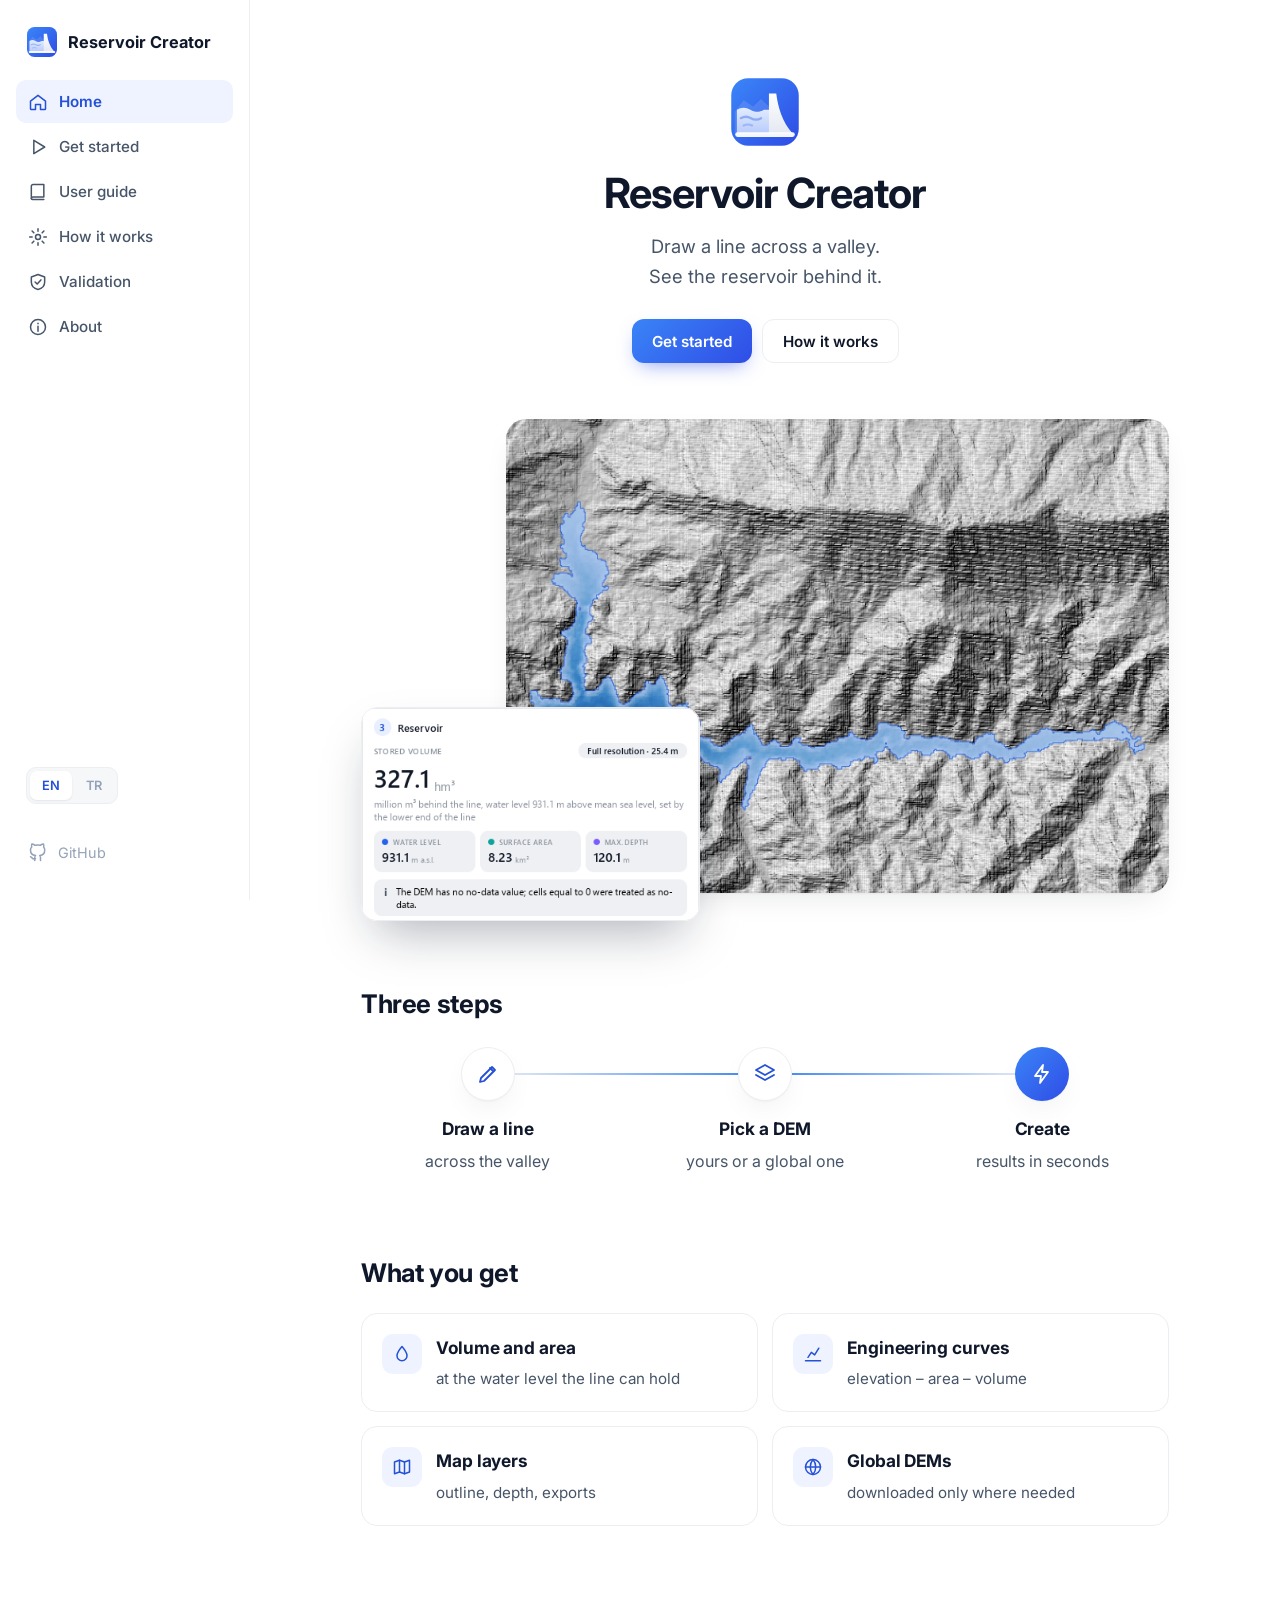
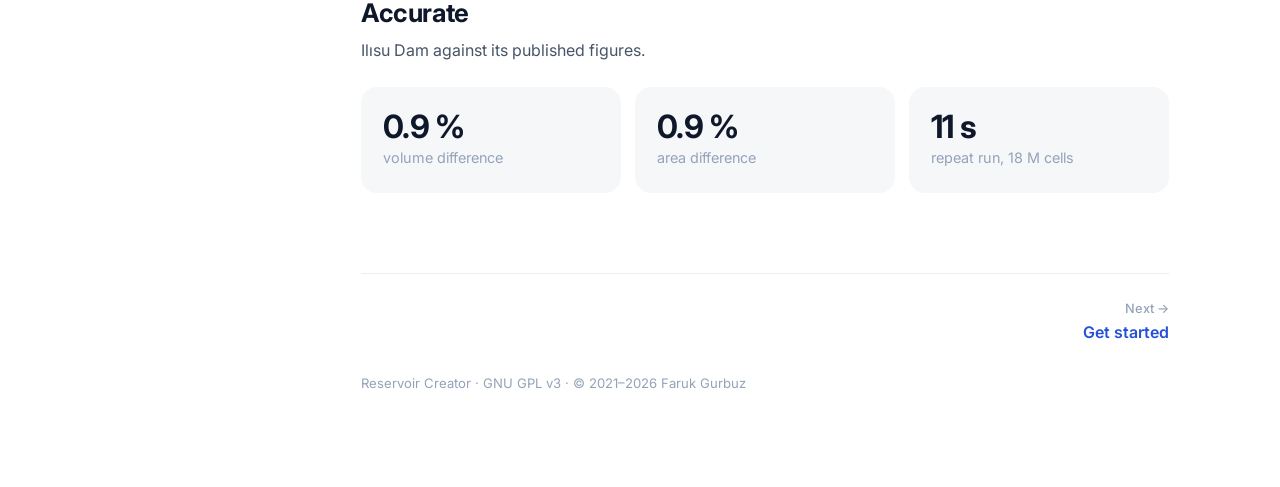
<file: docs/index.html>
<!doctype html>
<html lang="en">
<head>
<meta charset="utf-8">
<meta name="viewport" content="width=device-width, initial-scale=1">
<title>Reservoir Creator</title>
<meta name="description" content="Draw a line across a valley in QGIS and see the reservoir behind it.">
<link rel="alternate" hreflang="en" href="index.html">
<link rel="alternate" hreflang="tr" href="tr/index.html">
<link rel="icon" href="assets/logo.svg" type="image/svg+xml">
<link rel="preconnect" href="https://fonts.googleapis.com">
<link rel="preconnect" href="https://fonts.gstatic.com" crossorigin>
<link href="https://fonts.googleapis.com/css2?family=Inter:wght@400;500;600;700&display=swap" rel="stylesheet">
<link rel="stylesheet" href="assets/style.css">
</head>
<body>
<div class="shell">
<aside class="side">
  <a class="brand" href="index.html"><img src="assets/logo.svg" alt=""><span>Reservoir Creator</span></a>
  <nav class="nav"><a href="index.html" class="active"><svg class="i" viewBox="0 0 24 24" aria-hidden="true"><path d="M3 11l9-7 9 7v9a1 1 0 0 1-1 1h-5v-6H9v6H4a1 1 0 0 1-1-1z"/></svg><span>Home</span></a><a href="getting-started.html"><svg class="i" viewBox="0 0 24 24" aria-hidden="true"><path d="M7 4l13 8-13 8z"/></svg><span>Get started</span></a><a href="guide.html"><svg class="i" viewBox="0 0 24 24" aria-hidden="true"><path d="M4 5a2 2 0 0 1 2-2h13v15H6a2 2 0 0 0-2 2z"/><path d="M4 20a2 2 0 0 0 2 1h13"/></svg><span>User guide</span></a><a href="how-it-works.html"><svg class="i" viewBox="0 0 24 24" aria-hidden="true"><circle cx="12" cy="12" r="3"/><path d="M12 2v3M12 19v3M2 12h3M19 12h3M4.9 4.9l2.1 2.1M17 17l2.1 2.1M19.1 4.9L17 7M7 17l-2.1 2.1"/></svg><span>How it works</span></a><a href="validation.html"><svg class="i" viewBox="0 0 24 24" aria-hidden="true"><path d="M12 3l8 3v6c0 5-3.5 8-8 9-4.5-1-8-4-8-9V6z"/><path d="M8.5 12l2.5 2.5 4.5-5"/></svg><span>Validation</span></a><a href="about.html"><svg class="i" viewBox="0 0 24 24" aria-hidden="true"><circle cx="12" cy="12" r="9"/><path d="M12 11v6M12 7.5v.5"/></svg><span>About</span></a></nav>
  <div class="lang"><a href="index.html" hreflang="en" class="on">EN</a><a href="tr/index.html" hreflang="tr">TR</a></div>
  <div class="foot"><a href="https://github.com/gurbuzf/reservoir_creator"><svg class="i" viewBox="0 0 24 24" aria-hidden="true"><path d="M9 19c-4 1.5-4-2-6-2.5M15 21v-3.5a3 3 0 0 0-.9-2.4c3-.3 6-1.4 6-6.6a5 5 0 0 0-1.4-3.6 4.7 4.7 0 0 0-.1-3.6s-1.1-.3-3.7 1.4a12.7 12.7 0 0 0-6.6 0C5.7 1 4.6 1.3 4.6 1.3a4.7 4.7 0 0 0-.1 3.6A5 5 0 0 0 3 8.5c0 5.2 3 6.3 6 6.6a3 3 0 0 0-.9 2.3V21"/></svg>GitHub</a></div>
</aside>
<main class="page">
<section class="hero">
  <img class="logo" src="assets/logo.svg" alt="">
  <h1>Reservoir Creator</h1>
  <p class="sub">Draw a line across a valley.<br>See the reservoir behind it.</p>
  <div class="btns">
    <a class="btn primary" href="getting-started.html">Get started</a>
    <a class="btn" href="how-it-works.html">How it works</a>
  </div>
</section>
<div class="showcase">
  <img class="map" src="images/map.jpg" alt="A reservoir computed on a hillshade">
  <img class="float" src="images/crop_results.png" alt="The results in the panel">
</div>

<h2 style="margin-top:96px">Three steps</h2>
<div class="flow3">
  <div><div class="bubble"><svg class="i" viewBox="0 0 24 24" aria-hidden="true"><path d="M4 20l4-1 11-11-3-3L5 16z"/><path d="M14 6l3 3"/></svg></div><h3>Draw a line</h3><p>across the valley</p></div>
  <div><div class="bubble"><svg class="i" viewBox="0 0 24 24" aria-hidden="true"><path d="M12 3l9 5-9 5-9-5z"/><path d="M3 13l9 5 9-5"/></svg></div><h3>Pick a DEM</h3><p>yours or a global one</p></div>
  <div><div class="bubble on"><svg class="i" viewBox="0 0 24 24" aria-hidden="true"><path d="M13 3L5 14h6l-1 7 8-11h-6z"/></svg></div><h3>Create</h3><p>results in seconds</p></div>
</div>

<h2>What you get</h2>
<div class="tiles">
  <div class="tile"><div class="ic"><svg class="i" viewBox="0 0 24 24" aria-hidden="true"><path d="M12 3s6 7 6 11a6 6 0 0 1-12 0c0-4 6-11 6-11z"/></svg></div><div><h3>Volume and area</h3><p>at the water level the line can hold</p></div></div>
  <div class="tile"><div class="ic"><svg class="i" viewBox="0 0 24 24" aria-hidden="true"><path d="M3 20h18"/><path d="M6 16l4-6 4 3 5-8"/></svg></div><div><h3>Engineering curves</h3><p>elevation – area – volume</p></div></div>
  <div class="tile"><div class="ic"><svg class="i" viewBox="0 0 24 24" aria-hidden="true"><path d="M9 4L3 6v14l6-2 6 2 6-2V4l-6 2z"/><path d="M9 4v14M15 6v14"/></svg></div><div><h3>Map layers</h3><p>outline, depth, exports</p></div></div>
  <div class="tile"><div class="ic"><svg class="i" viewBox="0 0 24 24" aria-hidden="true"><circle cx="12" cy="12" r="9"/><path d="M3 12h18M12 3a14 14 0 0 1 0 18M12 3a14 14 0 0 0 0 18"/></svg></div><div><h3>Global DEMs</h3><p>downloaded only where needed</p></div></div>
</div>

<h2>Accurate</h2>
<p>Ilısu Dam against its published figures.</p>
<div class="stats">
  <div class="stat"><b>0.9 %</b><span>volume difference</span></div>
  <div class="stat"><b>0.9 %</b><span>area difference</span></div>
  <div class="stat"><b>11 s</b><span>repeat run, 18 M cells</span></div>
</div>
<div class="pager"><a class="next" href="getting-started.html"><small>Next →</small>Get started</a></div>
<p class="legal">Reservoir Creator · GNU GPL v3 · © 2021–2026 Faruk Gurbuz</p>
</main>
</div>
</body>
</html>
</file>
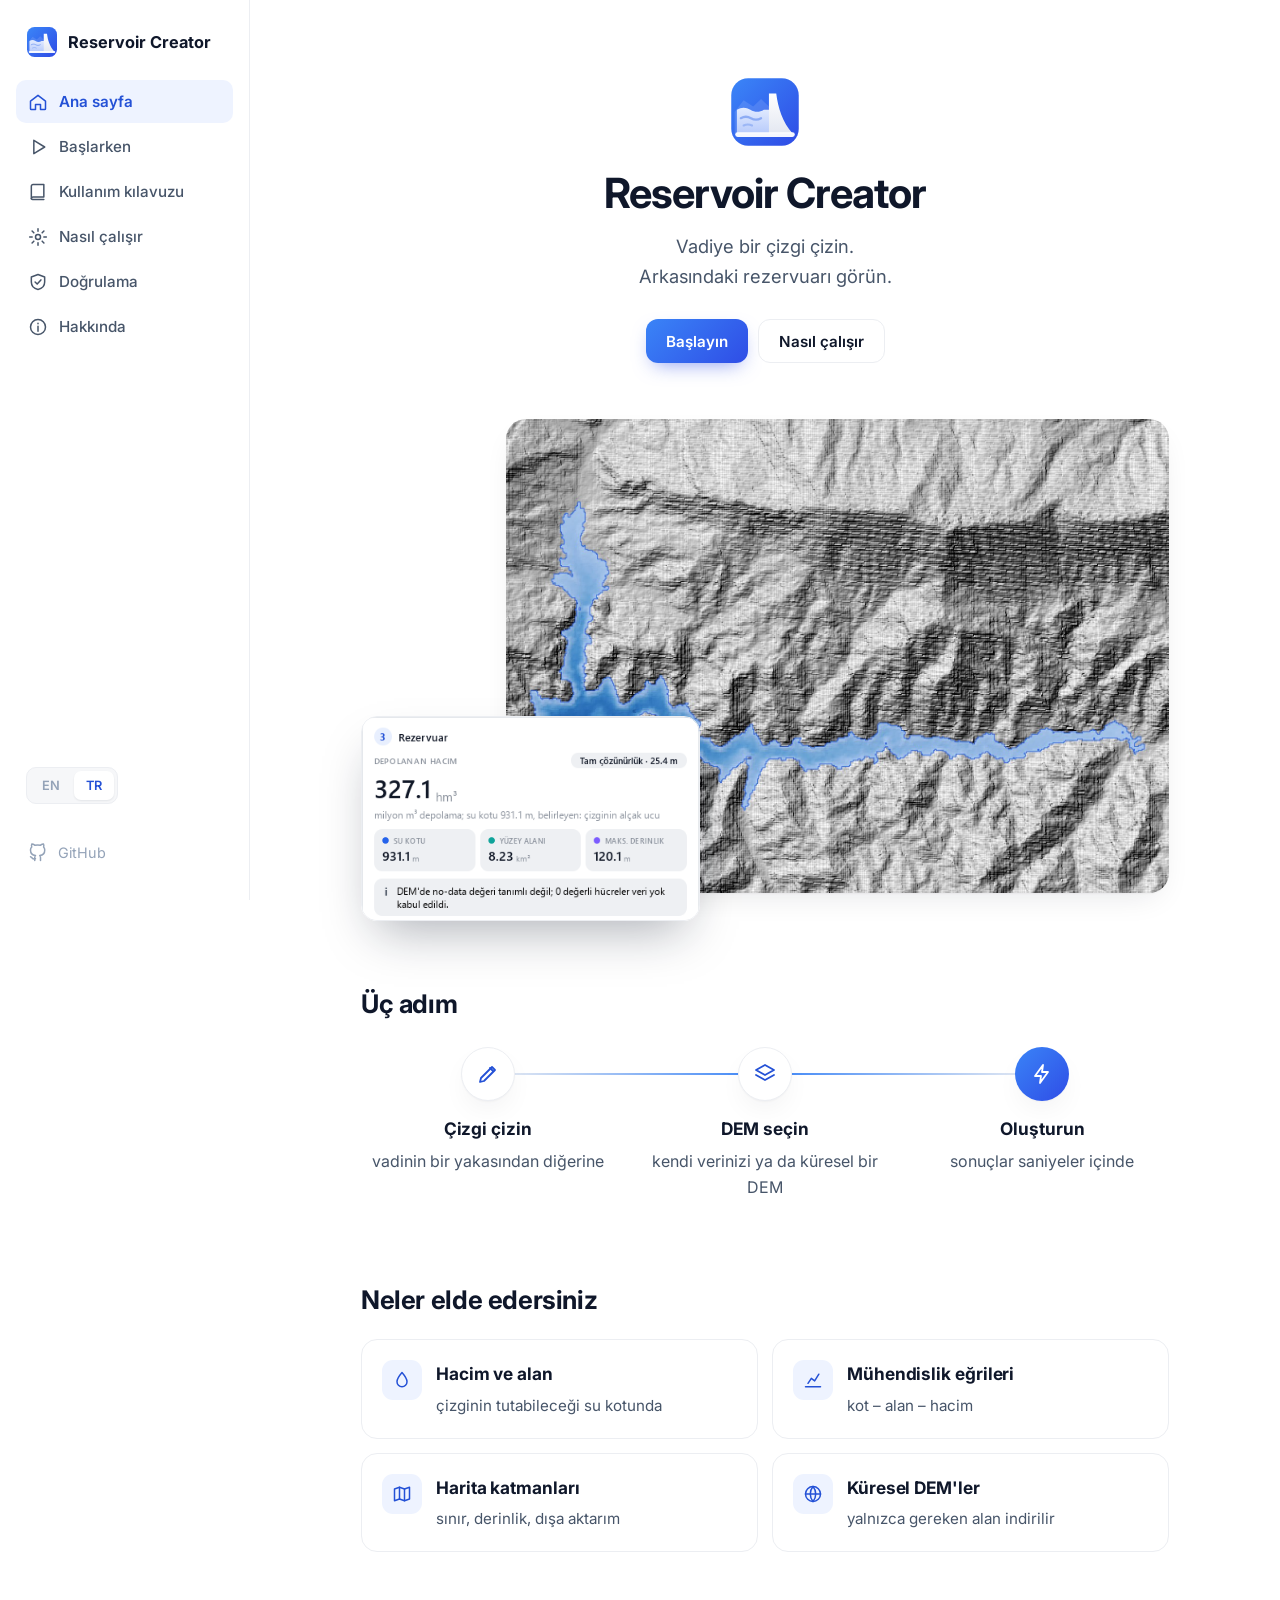
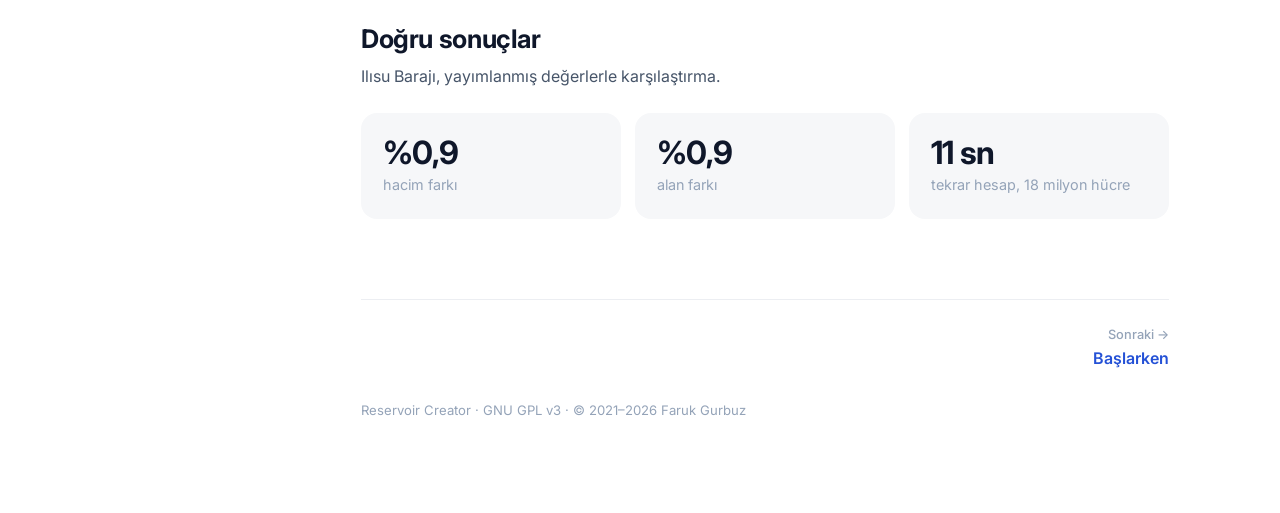
<file: docs/tr/index.html>
<!doctype html>
<html lang="tr">
<head>
<meta charset="utf-8">
<meta name="viewport" content="width=device-width, initial-scale=1">
<title>Reservoir Creator</title>
<meta name="description" content="QGIS'te vadiye bir çizgi çizin, arkasındaki rezervuarı görün.">
<link rel="alternate" hreflang="en" href="../index.html">
<link rel="alternate" hreflang="tr" href="index.html">
<link rel="icon" href="../assets/logo.svg" type="image/svg+xml">
<link rel="preconnect" href="https://fonts.googleapis.com">
<link rel="preconnect" href="https://fonts.gstatic.com" crossorigin>
<link href="https://fonts.googleapis.com/css2?family=Inter:wght@400;500;600;700&display=swap" rel="stylesheet">
<link rel="stylesheet" href="../assets/style.css">
</head>
<body>
<div class="shell">
<aside class="side">
  <a class="brand" href="index.html"><img src="../assets/logo.svg" alt=""><span>Reservoir Creator</span></a>
  <nav class="nav"><a href="index.html" class="active"><svg class="i" viewBox="0 0 24 24" aria-hidden="true"><path d="M3 11l9-7 9 7v9a1 1 0 0 1-1 1h-5v-6H9v6H4a1 1 0 0 1-1-1z"/></svg><span>Ana sayfa</span></a><a href="getting-started.html"><svg class="i" viewBox="0 0 24 24" aria-hidden="true"><path d="M7 4l13 8-13 8z"/></svg><span>Başlarken</span></a><a href="guide.html"><svg class="i" viewBox="0 0 24 24" aria-hidden="true"><path d="M4 5a2 2 0 0 1 2-2h13v15H6a2 2 0 0 0-2 2z"/><path d="M4 20a2 2 0 0 0 2 1h13"/></svg><span>Kullanım kılavuzu</span></a><a href="how-it-works.html"><svg class="i" viewBox="0 0 24 24" aria-hidden="true"><circle cx="12" cy="12" r="3"/><path d="M12 2v3M12 19v3M2 12h3M19 12h3M4.9 4.9l2.1 2.1M17 17l2.1 2.1M19.1 4.9L17 7M7 17l-2.1 2.1"/></svg><span>Nasıl çalışır</span></a><a href="validation.html"><svg class="i" viewBox="0 0 24 24" aria-hidden="true"><path d="M12 3l8 3v6c0 5-3.5 8-8 9-4.5-1-8-4-8-9V6z"/><path d="M8.5 12l2.5 2.5 4.5-5"/></svg><span>Doğrulama</span></a><a href="about.html"><svg class="i" viewBox="0 0 24 24" aria-hidden="true"><circle cx="12" cy="12" r="9"/><path d="M12 11v6M12 7.5v.5"/></svg><span>Hakkında</span></a></nav>
  <div class="lang"><a href="../index.html" hreflang="en">EN</a><a href="index.html" hreflang="tr" class="on">TR</a></div>
  <div class="foot"><a href="https://github.com/gurbuzf/reservoir_creator"><svg class="i" viewBox="0 0 24 24" aria-hidden="true"><path d="M9 19c-4 1.5-4-2-6-2.5M15 21v-3.5a3 3 0 0 0-.9-2.4c3-.3 6-1.4 6-6.6a5 5 0 0 0-1.4-3.6 4.7 4.7 0 0 0-.1-3.6s-1.1-.3-3.7 1.4a12.7 12.7 0 0 0-6.6 0C5.7 1 4.6 1.3 4.6 1.3a4.7 4.7 0 0 0-.1 3.6A5 5 0 0 0 3 8.5c0 5.2 3 6.3 6 6.6a3 3 0 0 0-.9 2.3V21"/></svg>GitHub</a></div>
</aside>
<main class="page">
<section class="hero">
  <img class="logo" src="../assets/logo.svg" alt="">
  <h1>Reservoir Creator</h1>
  <p class="sub">Vadiye bir çizgi çizin.<br>Arkasındaki rezervuarı görün.</p>
  <div class="btns">
    <a class="btn primary" href="getting-started.html">Başlayın</a>
    <a class="btn" href="how-it-works.html">Nasıl çalışır</a>
  </div>
</section>
<div class="showcase">
  <img class="map" src="../images/map.jpg" alt="Tepe gölgesi üzerinde hesaplanan rezervuar">
  <img class="float" src="../images/crop_results_tr.png" alt="Paneldeki sonuçlar">
</div>

<h2 style="margin-top:96px">Üç adım</h2>
<div class="flow3">
  <div><div class="bubble"><svg class="i" viewBox="0 0 24 24" aria-hidden="true"><path d="M4 20l4-1 11-11-3-3L5 16z"/><path d="M14 6l3 3"/></svg></div><h3>Çizgi çizin</h3><p>vadinin bir yakasından diğerine</p></div>
  <div><div class="bubble"><svg class="i" viewBox="0 0 24 24" aria-hidden="true"><path d="M12 3l9 5-9 5-9-5z"/><path d="M3 13l9 5 9-5"/></svg></div><h3>DEM seçin</h3><p>kendi verinizi ya da küresel bir DEM</p></div>
  <div><div class="bubble on"><svg class="i" viewBox="0 0 24 24" aria-hidden="true"><path d="M13 3L5 14h6l-1 7 8-11h-6z"/></svg></div><h3>Oluşturun</h3><p>sonuçlar saniyeler içinde</p></div>
</div>

<h2>Neler elde edersiniz</h2>
<div class="tiles">
  <div class="tile"><div class="ic"><svg class="i" viewBox="0 0 24 24" aria-hidden="true"><path d="M12 3s6 7 6 11a6 6 0 0 1-12 0c0-4 6-11 6-11z"/></svg></div><div><h3>Hacim ve alan</h3><p>çizginin tutabileceği su kotunda</p></div></div>
  <div class="tile"><div class="ic"><svg class="i" viewBox="0 0 24 24" aria-hidden="true"><path d="M3 20h18"/><path d="M6 16l4-6 4 3 5-8"/></svg></div><div><h3>Mühendislik eğrileri</h3><p>kot – alan – hacim</p></div></div>
  <div class="tile"><div class="ic"><svg class="i" viewBox="0 0 24 24" aria-hidden="true"><path d="M9 4L3 6v14l6-2 6 2 6-2V4l-6 2z"/><path d="M9 4v14M15 6v14"/></svg></div><div><h3>Harita katmanları</h3><p>sınır, derinlik, dışa aktarım</p></div></div>
  <div class="tile"><div class="ic"><svg class="i" viewBox="0 0 24 24" aria-hidden="true"><circle cx="12" cy="12" r="9"/><path d="M3 12h18M12 3a14 14 0 0 1 0 18M12 3a14 14 0 0 0 0 18"/></svg></div><div><h3>Küresel DEM'ler</h3><p>yalnızca gereken alan indirilir</p></div></div>
</div>

<h2>Doğru sonuçlar</h2>
<p>Ilısu Barajı, yayımlanmış değerlerle karşılaştırma.</p>
<div class="stats">
  <div class="stat"><b>%0,9</b><span>hacim farkı</span></div>
  <div class="stat"><b>%0,9</b><span>alan farkı</span></div>
  <div class="stat"><b>11 sn</b><span>tekrar hesap, 18 milyon hücre</span></div>
</div>
<div class="pager"><a class="next" href="getting-started.html"><small>Sonraki →</small>Başlarken</a></div>
<p class="legal">Reservoir Creator · GNU GPL v3 · © 2021–2026 Faruk Gurbuz</p>
</main>
</div>
</body>
</html>
</file>
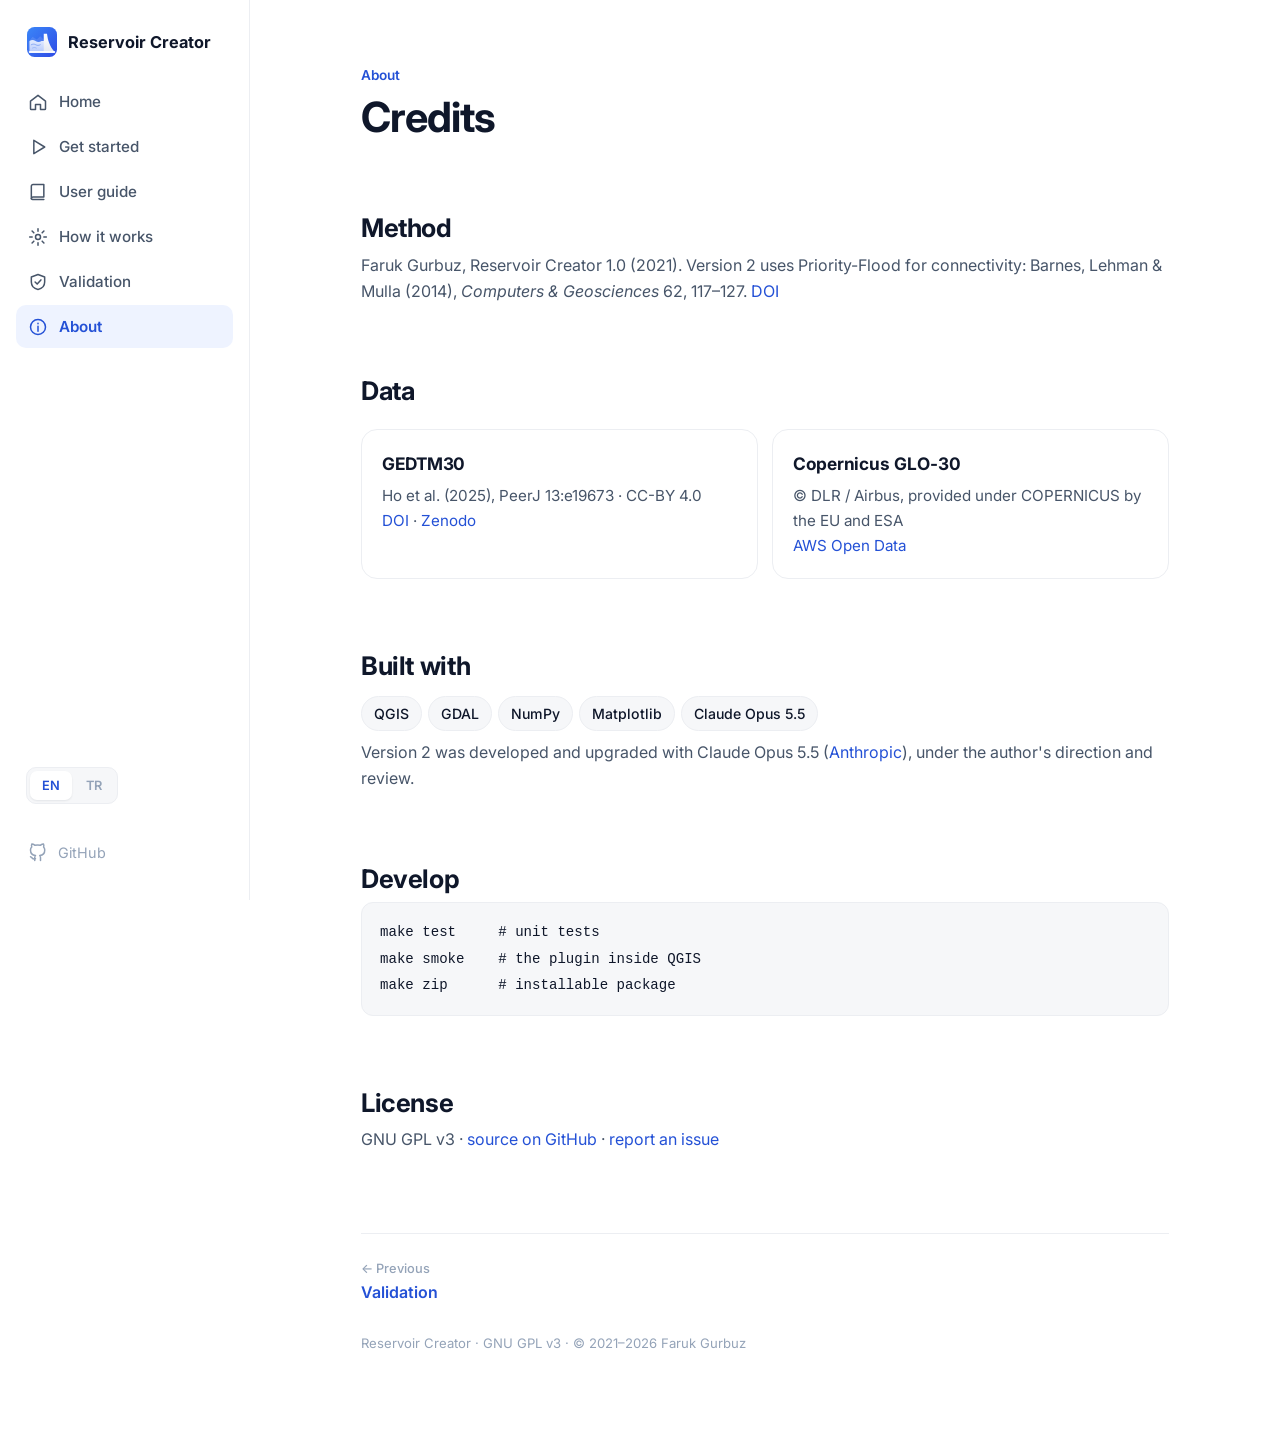
<file: docs/about.html>
<!doctype html>
<html lang="en">
<head>
<meta charset="utf-8">
<meta name="viewport" content="width=device-width, initial-scale=1">
<title>Reservoir Creator · About</title>
<meta name="description" content="Credits, data sources and development.">
<link rel="alternate" hreflang="en" href="about.html">
<link rel="alternate" hreflang="tr" href="tr/about.html">
<link rel="icon" href="assets/logo.svg" type="image/svg+xml">
<link rel="preconnect" href="https://fonts.googleapis.com">
<link rel="preconnect" href="https://fonts.gstatic.com" crossorigin>
<link href="https://fonts.googleapis.com/css2?family=Inter:wght@400;500;600;700&display=swap" rel="stylesheet">
<link rel="stylesheet" href="assets/style.css">
</head>
<body>
<div class="shell">
<aside class="side">
  <a class="brand" href="index.html"><img src="assets/logo.svg" alt=""><span>Reservoir Creator</span></a>
  <nav class="nav"><a href="index.html"><svg class="i" viewBox="0 0 24 24" aria-hidden="true"><path d="M3 11l9-7 9 7v9a1 1 0 0 1-1 1h-5v-6H9v6H4a1 1 0 0 1-1-1z"/></svg><span>Home</span></a><a href="getting-started.html"><svg class="i" viewBox="0 0 24 24" aria-hidden="true"><path d="M7 4l13 8-13 8z"/></svg><span>Get started</span></a><a href="guide.html"><svg class="i" viewBox="0 0 24 24" aria-hidden="true"><path d="M4 5a2 2 0 0 1 2-2h13v15H6a2 2 0 0 0-2 2z"/><path d="M4 20a2 2 0 0 0 2 1h13"/></svg><span>User guide</span></a><a href="how-it-works.html"><svg class="i" viewBox="0 0 24 24" aria-hidden="true"><circle cx="12" cy="12" r="3"/><path d="M12 2v3M12 19v3M2 12h3M19 12h3M4.9 4.9l2.1 2.1M17 17l2.1 2.1M19.1 4.9L17 7M7 17l-2.1 2.1"/></svg><span>How it works</span></a><a href="validation.html"><svg class="i" viewBox="0 0 24 24" aria-hidden="true"><path d="M12 3l8 3v6c0 5-3.5 8-8 9-4.5-1-8-4-8-9V6z"/><path d="M8.5 12l2.5 2.5 4.5-5"/></svg><span>Validation</span></a><a href="about.html" class="active"><svg class="i" viewBox="0 0 24 24" aria-hidden="true"><circle cx="12" cy="12" r="9"/><path d="M12 11v6M12 7.5v.5"/></svg><span>About</span></a></nav>
  <div class="lang"><a href="about.html" hreflang="en" class="on">EN</a><a href="tr/about.html" hreflang="tr">TR</a></div>
  <div class="foot"><a href="https://github.com/gurbuzf/reservoir_creator"><svg class="i" viewBox="0 0 24 24" aria-hidden="true"><path d="M9 19c-4 1.5-4-2-6-2.5M15 21v-3.5a3 3 0 0 0-.9-2.4c3-.3 6-1.4 6-6.6a5 5 0 0 0-1.4-3.6 4.7 4.7 0 0 0-.1-3.6s-1.1-.3-3.7 1.4a12.7 12.7 0 0 0-6.6 0C5.7 1 4.6 1.3 4.6 1.3a4.7 4.7 0 0 0-.1 3.6A5 5 0 0 0 3 8.5c0 5.2 3 6.3 6 6.6a3 3 0 0 0-.9 2.3V21"/></svg>GitHub</a></div>
</aside>
<main class="page">
<div class="kicker">About</div>
<h1>Credits</h1>

<h2>Method</h2>
<p>Faruk Gurbuz, Reservoir Creator 1.0 (2021). Version 2 uses Priority-Flood for connectivity:
Barnes, Lehman &amp; Mulla (2014), <i>Computers &amp; Geosciences</i> 62, 117–127.
<a href="https://doi.org/10.1016/j.cageo.2013.04.024">DOI</a></p>

<h2>Data</h2>
<div class="cards two">
  <div class="card"><h3>GEDTM30</h3><p>Ho et al. (2025), PeerJ 13:e19673 · CC-BY 4.0<br>
    <a href="https://doi.org/10.7717/peerj.19673">DOI</a> · <a href="https://zenodo.org/records/18887460">Zenodo</a></p></div>
  <div class="card"><h3>Copernicus GLO-30</h3><p>© DLR / Airbus, provided under COPERNICUS by the EU and ESA<br>
    <a href="https://registry.opendata.aws/copernicus-dem/">AWS Open Data</a></p></div>
</div>

<h2>Built with</h2>
<div class="chips" style="margin-top:14px"><span>QGIS</span><span>GDAL</span><span>NumPy</span><span>Matplotlib</span><span>Claude Opus 5.5</span></div>
<p>Version 2 was developed and upgraded with Claude Opus 5.5 (<a href="https://www.anthropic.com/claude">Anthropic</a>),
under the author's direction and review.</p>

<h2>Develop</h2>
<pre><code>make test     # unit tests
make smoke    # the plugin inside QGIS
make zip      # installable package</code></pre>

<h2>License</h2>
<p>GNU GPL v3 · <a href="https://github.com/gurbuzf/reservoir_creator">source on GitHub</a> · <a href="https://github.com/gurbuzf/reservoir_creator/issues">report an issue</a></p>
<div class="pager"><a href="validation.html"><small>← Previous</small>Validation</a></div>
<p class="legal">Reservoir Creator · GNU GPL v3 · © 2021–2026 Faruk Gurbuz</p>
</main>
</div>
</body>
</html>
</file>
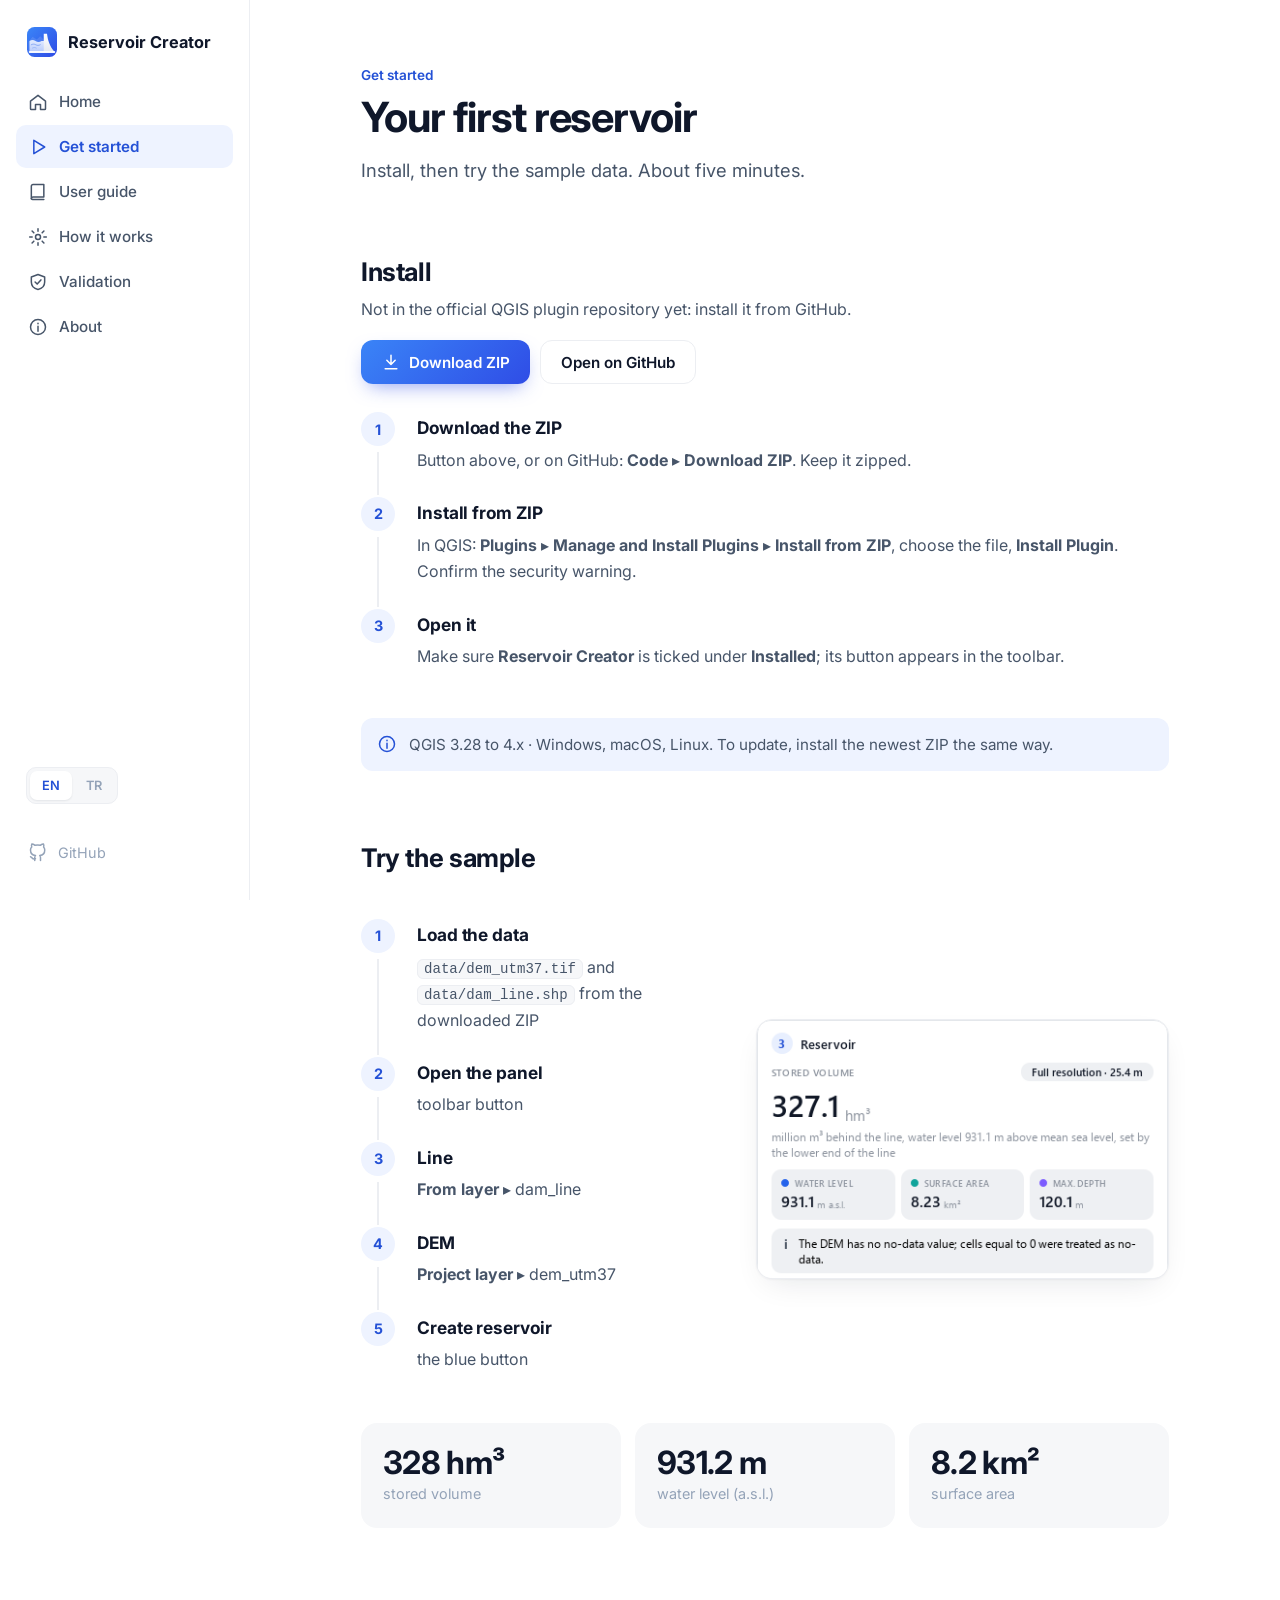
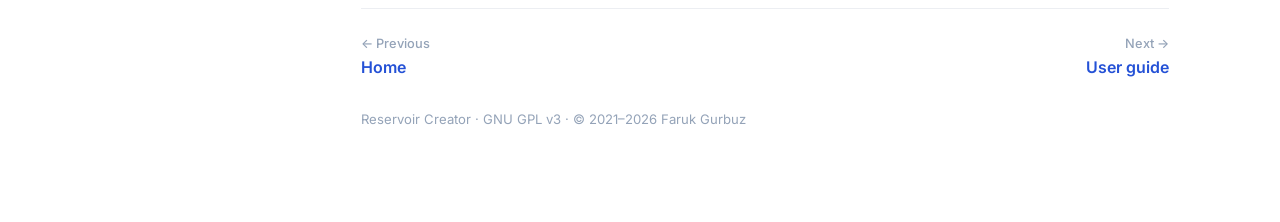
<file: docs/getting-started.html>
<!doctype html>
<html lang="en">
<head>
<meta charset="utf-8">
<meta name="viewport" content="width=device-width, initial-scale=1">
<title>Reservoir Creator · Get started</title>
<meta name="description" content="Install Reservoir Creator and compute a first reservoir.">
<link rel="alternate" hreflang="en" href="getting-started.html">
<link rel="alternate" hreflang="tr" href="tr/getting-started.html">
<link rel="icon" href="assets/logo.svg" type="image/svg+xml">
<link rel="preconnect" href="https://fonts.googleapis.com">
<link rel="preconnect" href="https://fonts.gstatic.com" crossorigin>
<link href="https://fonts.googleapis.com/css2?family=Inter:wght@400;500;600;700&display=swap" rel="stylesheet">
<link rel="stylesheet" href="assets/style.css">
</head>
<body>
<div class="shell">
<aside class="side">
  <a class="brand" href="index.html"><img src="assets/logo.svg" alt=""><span>Reservoir Creator</span></a>
  <nav class="nav"><a href="index.html"><svg class="i" viewBox="0 0 24 24" aria-hidden="true"><path d="M3 11l9-7 9 7v9a1 1 0 0 1-1 1h-5v-6H9v6H4a1 1 0 0 1-1-1z"/></svg><span>Home</span></a><a href="getting-started.html" class="active"><svg class="i" viewBox="0 0 24 24" aria-hidden="true"><path d="M7 4l13 8-13 8z"/></svg><span>Get started</span></a><a href="guide.html"><svg class="i" viewBox="0 0 24 24" aria-hidden="true"><path d="M4 5a2 2 0 0 1 2-2h13v15H6a2 2 0 0 0-2 2z"/><path d="M4 20a2 2 0 0 0 2 1h13"/></svg><span>User guide</span></a><a href="how-it-works.html"><svg class="i" viewBox="0 0 24 24" aria-hidden="true"><circle cx="12" cy="12" r="3"/><path d="M12 2v3M12 19v3M2 12h3M19 12h3M4.9 4.9l2.1 2.1M17 17l2.1 2.1M19.1 4.9L17 7M7 17l-2.1 2.1"/></svg><span>How it works</span></a><a href="validation.html"><svg class="i" viewBox="0 0 24 24" aria-hidden="true"><path d="M12 3l8 3v6c0 5-3.5 8-8 9-4.5-1-8-4-8-9V6z"/><path d="M8.5 12l2.5 2.5 4.5-5"/></svg><span>Validation</span></a><a href="about.html"><svg class="i" viewBox="0 0 24 24" aria-hidden="true"><circle cx="12" cy="12" r="9"/><path d="M12 11v6M12 7.5v.5"/></svg><span>About</span></a></nav>
  <div class="lang"><a href="getting-started.html" hreflang="en" class="on">EN</a><a href="tr/getting-started.html" hreflang="tr">TR</a></div>
  <div class="foot"><a href="https://github.com/gurbuzf/reservoir_creator"><svg class="i" viewBox="0 0 24 24" aria-hidden="true"><path d="M9 19c-4 1.5-4-2-6-2.5M15 21v-3.5a3 3 0 0 0-.9-2.4c3-.3 6-1.4 6-6.6a5 5 0 0 0-1.4-3.6 4.7 4.7 0 0 0-.1-3.6s-1.1-.3-3.7 1.4a12.7 12.7 0 0 0-6.6 0C5.7 1 4.6 1.3 4.6 1.3a4.7 4.7 0 0 0-.1 3.6A5 5 0 0 0 3 8.5c0 5.2 3 6.3 6 6.6a3 3 0 0 0-.9 2.3V21"/></svg>GitHub</a></div>
</aside>
<main class="page">
<div class="kicker">Get started</div>
<h1>Your first reservoir</h1>
<p class="sub">Install, then try the sample data. About five minutes.</p>

<h2>Install</h2>
<p>Not in the official QGIS plugin repository yet: install it from GitHub.</p>
<div class="btns" style="margin-top:18px">
  <a class="btn primary" href="https://github.com/gurbuzf/reservoir_creator/archive/refs/heads/master.zip"><svg class="i" viewBox="0 0 24 24" aria-hidden="true"><path d="M12 4v11M7 10l5 5 5-5M5 20h14"/></svg>Download ZIP</a>
  <a class="btn" href="https://github.com/gurbuzf/reservoir_creator">Open on GitHub</a>
</div>
<div class="steps" style="margin-top:30px">
  <div><h3>Download the ZIP</h3><p>Button above, or on GitHub: <b>Code ▸ Download ZIP</b>. Keep it zipped.</p></div>
  <div><h3>Install from ZIP</h3><p>In QGIS: <b>Plugins ▸ Manage and Install Plugins ▸ Install from ZIP</b>,
    choose the file, <b>Install Plugin</b>. Confirm the security warning.</p></div>
  <div><h3>Open it</h3><p>Make sure <b>Reservoir Creator</b> is ticked under <b>Installed</b>; its button appears in the toolbar.</p></div>
</div>
<div class="note"><svg class="i" viewBox="0 0 24 24" aria-hidden="true"><circle cx="12" cy="12" r="9"/><path d="M12 11v6M12 7.5v.5"/></svg><span>QGIS 3.28 to 4.x · Windows, macOS, Linux. To update, install the newest ZIP the same way.</span></div>

<h2>Try the sample</h2>
<div class="row">
  <div class="steps">
    <div><h3>Load the data</h3><p><code>data/dem_utm37.tif</code> and <code>data/dam_line.shp</code> from the downloaded ZIP</p></div>
    <div><h3>Open the panel</h3><p>toolbar button</p></div>
    <div><h3>Line</h3><p><b>From layer</b> ▸ dam_line</p></div>
    <div><h3>DEM</h3><p><b>Project layer</b> ▸ dem_utm37</p></div>
    <div><h3>Create reservoir</h3><p>the blue button</p></div>
  </div>
  <img class="frame" src="images/crop_results.png" alt="Expected result">
</div>
<div class="stats">
  <div class="stat"><b>328 hm³</b><span>stored volume</span></div>
  <div class="stat"><b>931.2 m</b><span>water level (a.s.l.)</span></div>
  <div class="stat"><b>8.2 km²</b><span>surface area</span></div>
</div>
<div class="pager"><a href="index.html"><small>← Previous</small>Home</a><a class="next" href="guide.html"><small>Next →</small>User guide</a></div>
<p class="legal">Reservoir Creator · GNU GPL v3 · © 2021–2026 Faruk Gurbuz</p>
</main>
</div>
</body>
</html>
</file>
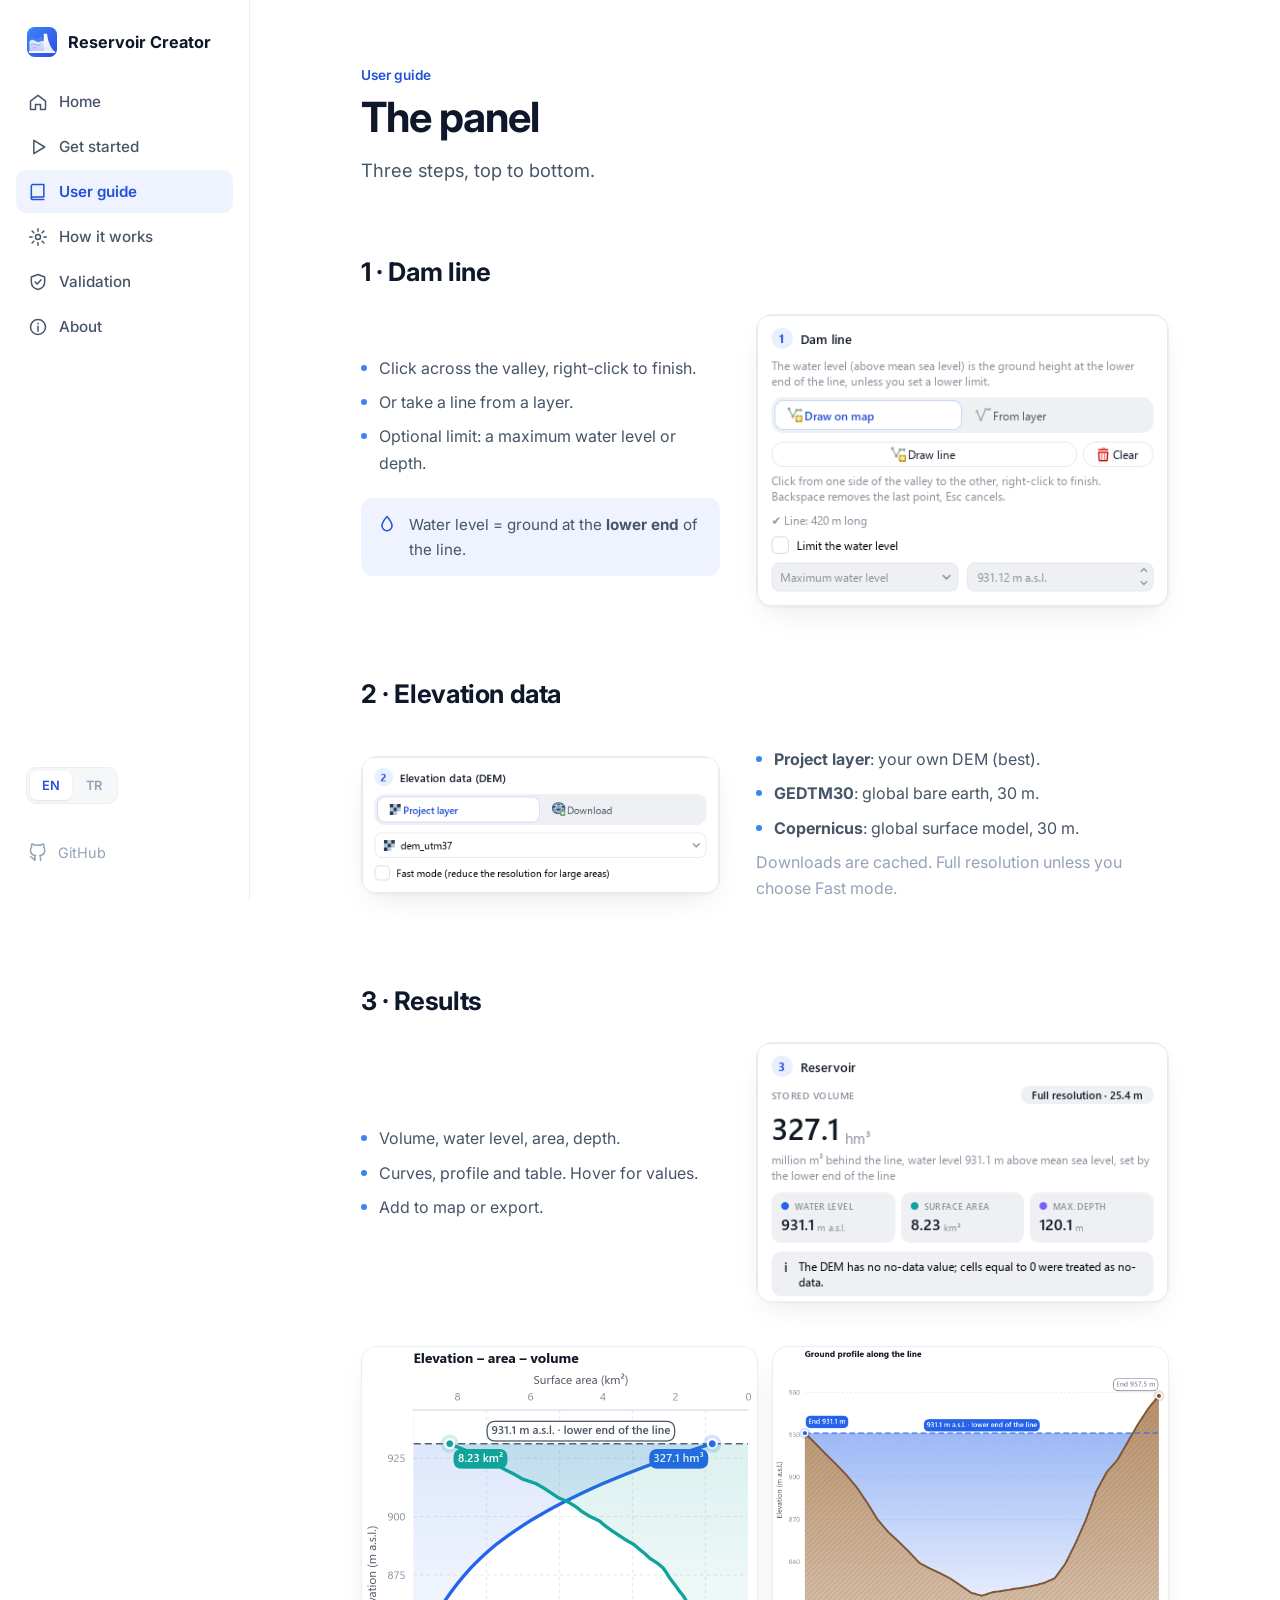
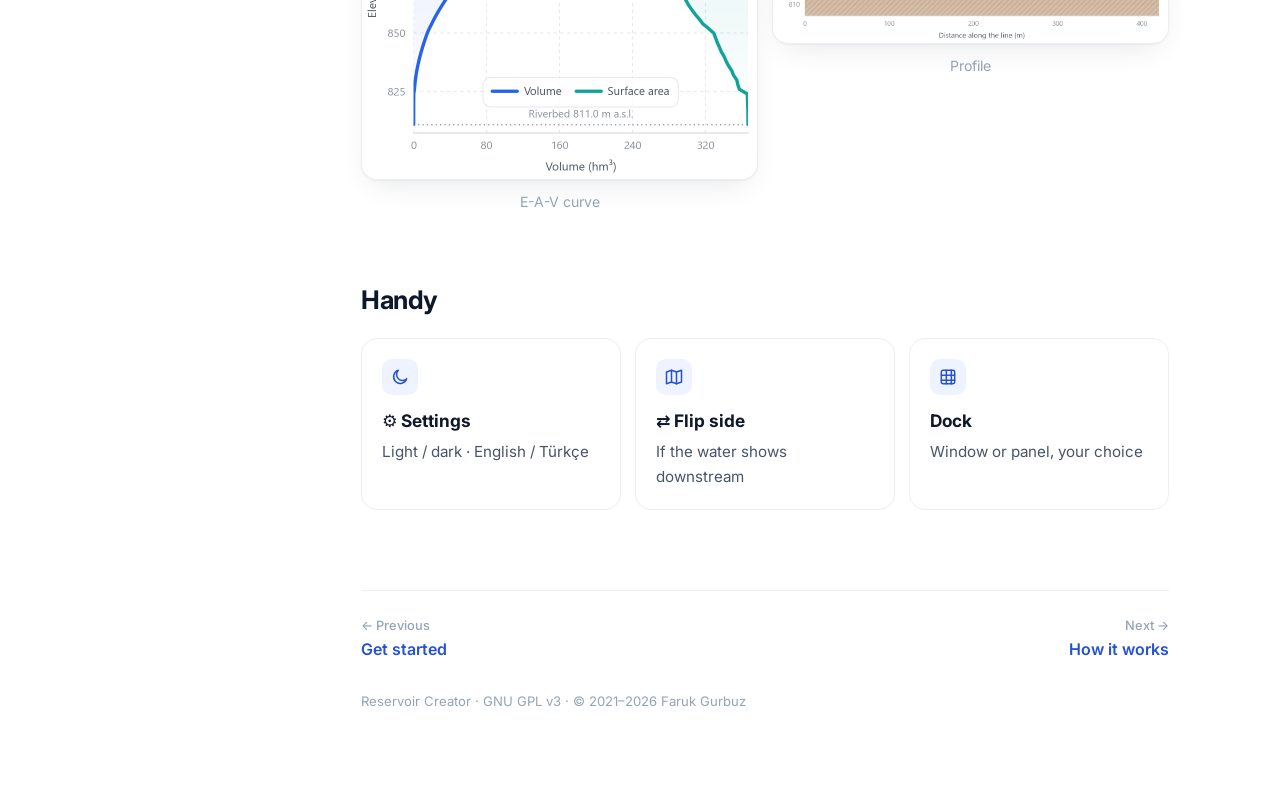
<file: docs/guide.html>
<!doctype html>
<html lang="en">
<head>
<meta charset="utf-8">
<meta name="viewport" content="width=device-width, initial-scale=1">
<title>Reservoir Creator · User guide</title>
<meta name="description" content="The Reservoir Creator panel, step by step.">
<link rel="alternate" hreflang="en" href="guide.html">
<link rel="alternate" hreflang="tr" href="tr/guide.html">
<link rel="icon" href="assets/logo.svg" type="image/svg+xml">
<link rel="preconnect" href="https://fonts.googleapis.com">
<link rel="preconnect" href="https://fonts.gstatic.com" crossorigin>
<link href="https://fonts.googleapis.com/css2?family=Inter:wght@400;500;600;700&display=swap" rel="stylesheet">
<link rel="stylesheet" href="assets/style.css">
</head>
<body>
<div class="shell">
<aside class="side">
  <a class="brand" href="index.html"><img src="assets/logo.svg" alt=""><span>Reservoir Creator</span></a>
  <nav class="nav"><a href="index.html"><svg class="i" viewBox="0 0 24 24" aria-hidden="true"><path d="M3 11l9-7 9 7v9a1 1 0 0 1-1 1h-5v-6H9v6H4a1 1 0 0 1-1-1z"/></svg><span>Home</span></a><a href="getting-started.html"><svg class="i" viewBox="0 0 24 24" aria-hidden="true"><path d="M7 4l13 8-13 8z"/></svg><span>Get started</span></a><a href="guide.html" class="active"><svg class="i" viewBox="0 0 24 24" aria-hidden="true"><path d="M4 5a2 2 0 0 1 2-2h13v15H6a2 2 0 0 0-2 2z"/><path d="M4 20a2 2 0 0 0 2 1h13"/></svg><span>User guide</span></a><a href="how-it-works.html"><svg class="i" viewBox="0 0 24 24" aria-hidden="true"><circle cx="12" cy="12" r="3"/><path d="M12 2v3M12 19v3M2 12h3M19 12h3M4.9 4.9l2.1 2.1M17 17l2.1 2.1M19.1 4.9L17 7M7 17l-2.1 2.1"/></svg><span>How it works</span></a><a href="validation.html"><svg class="i" viewBox="0 0 24 24" aria-hidden="true"><path d="M12 3l8 3v6c0 5-3.5 8-8 9-4.5-1-8-4-8-9V6z"/><path d="M8.5 12l2.5 2.5 4.5-5"/></svg><span>Validation</span></a><a href="about.html"><svg class="i" viewBox="0 0 24 24" aria-hidden="true"><circle cx="12" cy="12" r="9"/><path d="M12 11v6M12 7.5v.5"/></svg><span>About</span></a></nav>
  <div class="lang"><a href="guide.html" hreflang="en" class="on">EN</a><a href="tr/guide.html" hreflang="tr">TR</a></div>
  <div class="foot"><a href="https://github.com/gurbuzf/reservoir_creator"><svg class="i" viewBox="0 0 24 24" aria-hidden="true"><path d="M9 19c-4 1.5-4-2-6-2.5M15 21v-3.5a3 3 0 0 0-.9-2.4c3-.3 6-1.4 6-6.6a5 5 0 0 0-1.4-3.6 4.7 4.7 0 0 0-.1-3.6s-1.1-.3-3.7 1.4a12.7 12.7 0 0 0-6.6 0C5.7 1 4.6 1.3 4.6 1.3a4.7 4.7 0 0 0-.1 3.6A5 5 0 0 0 3 8.5c0 5.2 3 6.3 6 6.6a3 3 0 0 0-.9 2.3V21"/></svg>GitHub</a></div>
</aside>
<main class="page">
<div class="kicker">User guide</div>
<h1>The panel</h1>
<p class="sub">Three steps, top to bottom.</p>

<h2>1 · Dam line</h2>
<div class="row">
  <div><ul class="list">
    <li>Click across the valley, right-click to finish.</li>
    <li>Or take a line from a layer.</li>
    <li>Optional limit: a maximum water level or depth.</li>
  </ul>
  <div class="note"><svg class="i" viewBox="0 0 24 24" aria-hidden="true"><path d="M12 3s6 7 6 11a6 6 0 0 1-12 0c0-4 6-11 6-11z"/></svg><span>Water level = ground at the <b>lower end</b> of the line.</span></div></div>
  <img class="frame" src="images/crop_line.png" alt="Dam line section">
</div>

<h2>2 · Elevation data</h2>
<div class="row flip">
  <div><ul class="list">
    <li><b>Project layer</b>: your own DEM (best).</li>
    <li><b>GEDTM30</b>: global bare earth, 30 m.</li>
    <li><b>Copernicus</b>: global surface model, 30 m.</li>
  </ul><p class="muted">Downloads are cached. Full resolution unless you choose Fast mode.</p></div>
  <img class="frame" src="images/crop_dem.png" alt="Elevation data section">
</div>

<h2>3 · Results</h2>
<div class="row">
  <div><ul class="list">
    <li>Volume, water level, area, depth.</li>
    <li>Curves, profile and table. Hover for values.</li>
    <li>Add to map or export.</li>
  </ul></div>
  <img class="frame" src="images/crop_results.png" alt="Results section">
</div>
<div class="pair" style="margin-top:22px">
  <figure><img class="frame" src="images/chart_curve.png" alt="E-A-V chart"><figcaption>E-A-V curve</figcaption></figure>
  <figure><img class="frame" src="images/chart_profile.png" alt="Profile chart"><figcaption>Profile</figcaption></figure>
</div>

<h2>Handy</h2>
<div class="cards">
  <div class="card"><div class="ic"><svg class="i" viewBox="0 0 24 24" aria-hidden="true"><path d="M20 14A8 8 0 1 1 10 4a6 6 0 0 0 10 10z"/></svg></div><h3>⚙ Settings</h3><p>Light / dark · English / Türkçe</p></div>
  <div class="card"><div class="ic"><svg class="i" viewBox="0 0 24 24" aria-hidden="true"><path d="M9 4L3 6v14l6-2 6 2 6-2V4l-6 2z"/><path d="M9 4v14M15 6v14"/></svg></div><h3>⇄ Flip side</h3><p>If the water shows downstream</p></div>
  <div class="card"><div class="ic"><svg class="i" viewBox="0 0 24 24" aria-hidden="true"><rect x="4" y="4" width="16" height="16" rx="2"/><path d="M4 10h16M4 16h16M10 4v16M16 4v16"/></svg></div><h3>Dock</h3><p>Window or panel, your choice</p></div>
</div>
<div class="pager"><a href="getting-started.html"><small>← Previous</small>Get started</a><a class="next" href="how-it-works.html"><small>Next →</small>How it works</a></div>
<p class="legal">Reservoir Creator · GNU GPL v3 · © 2021–2026 Faruk Gurbuz</p>
</main>
</div>
</body>
</html>
</file>
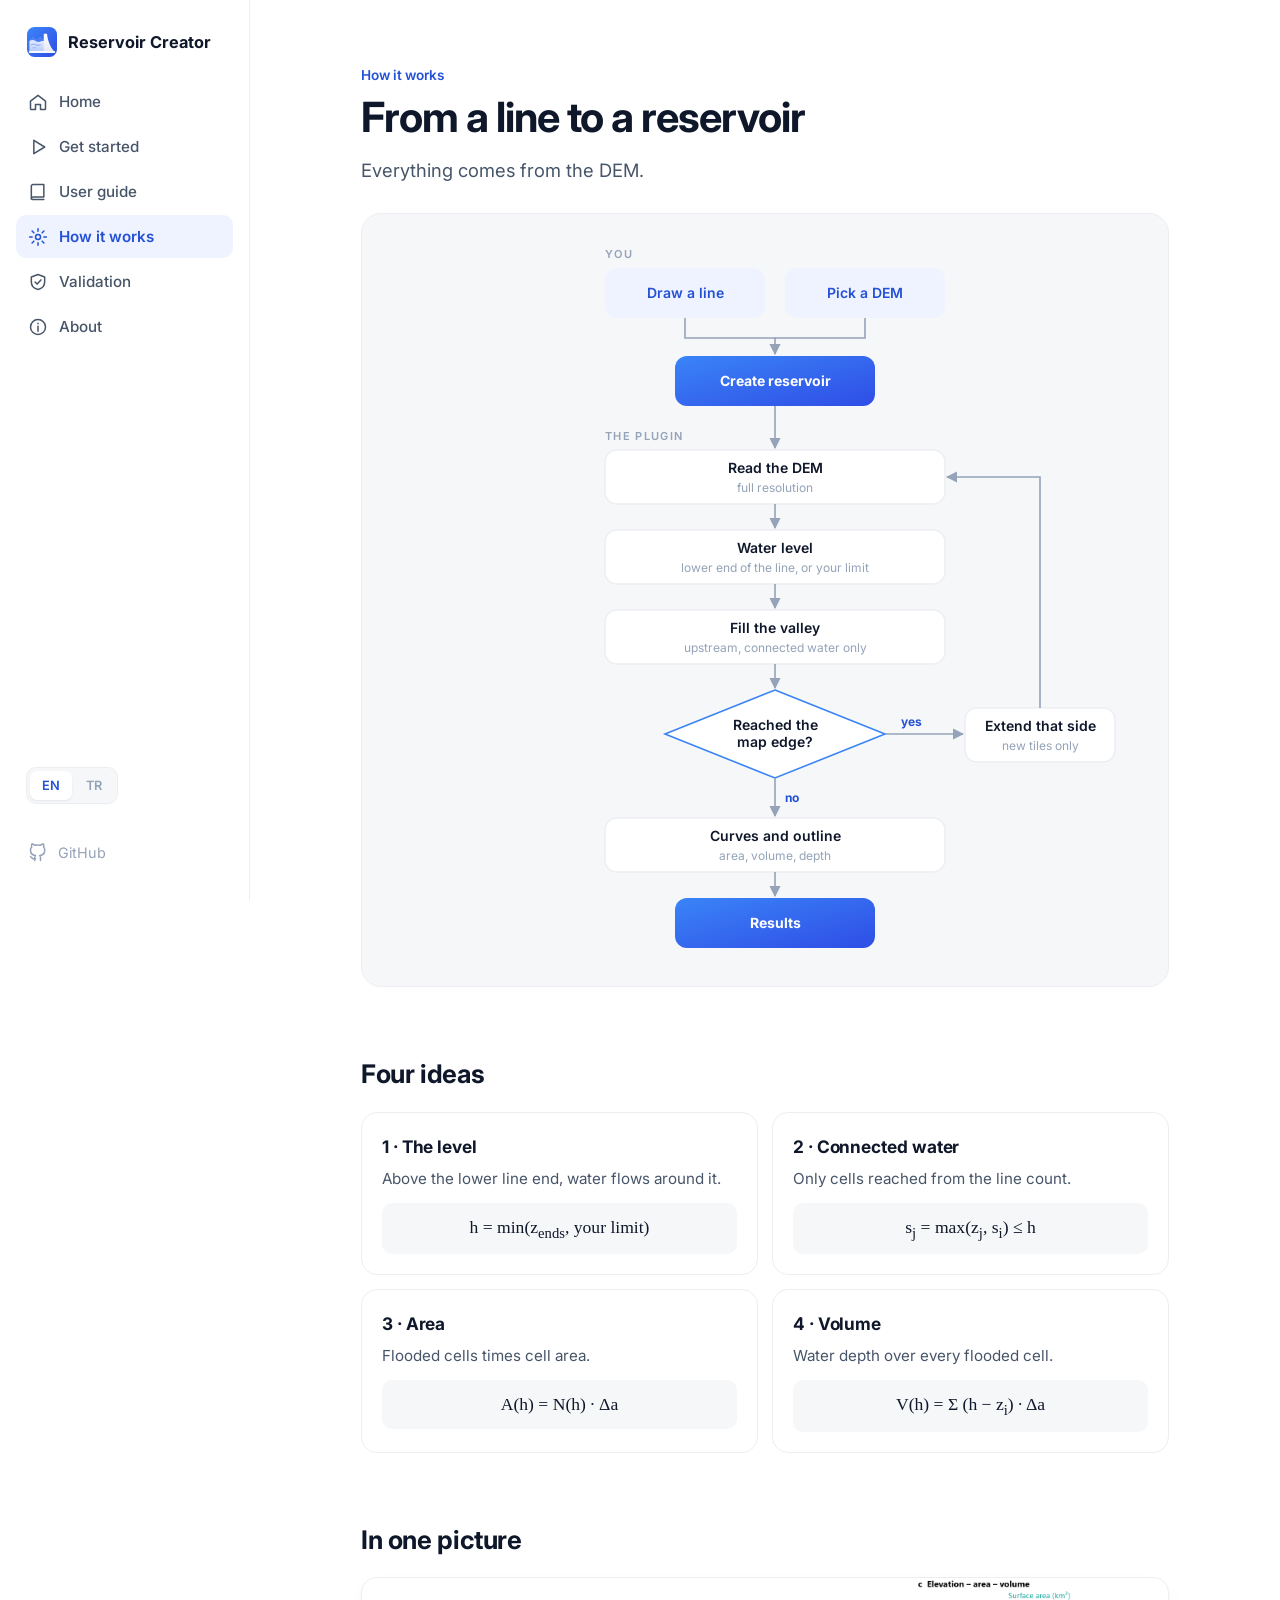
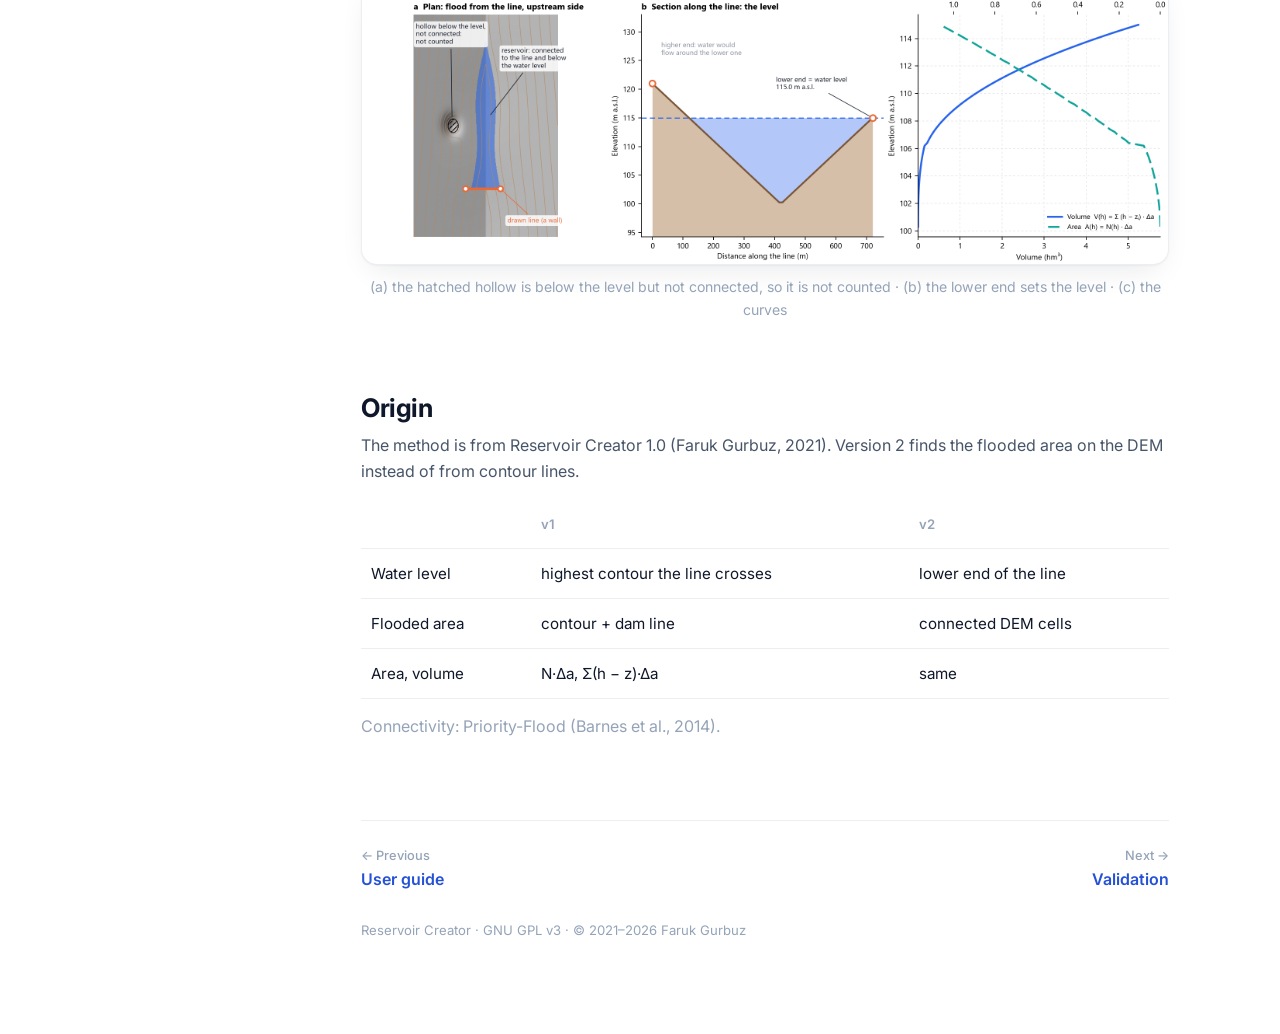
<file: docs/how-it-works.html>
<!doctype html>
<html lang="en">
<head>
<meta charset="utf-8">
<meta name="viewport" content="width=device-width, initial-scale=1">
<title>Reservoir Creator · How it works</title>
<meta name="description" content="How Reservoir Creator computes a reservoir from a DEM.">
<link rel="alternate" hreflang="en" href="how-it-works.html">
<link rel="alternate" hreflang="tr" href="tr/how-it-works.html">
<link rel="icon" href="assets/logo.svg" type="image/svg+xml">
<link rel="preconnect" href="https://fonts.googleapis.com">
<link rel="preconnect" href="https://fonts.gstatic.com" crossorigin>
<link href="https://fonts.googleapis.com/css2?family=Inter:wght@400;500;600;700&display=swap" rel="stylesheet">
<link rel="stylesheet" href="assets/style.css">
</head>
<body>
<div class="shell">
<aside class="side">
  <a class="brand" href="index.html"><img src="assets/logo.svg" alt=""><span>Reservoir Creator</span></a>
  <nav class="nav"><a href="index.html"><svg class="i" viewBox="0 0 24 24" aria-hidden="true"><path d="M3 11l9-7 9 7v9a1 1 0 0 1-1 1h-5v-6H9v6H4a1 1 0 0 1-1-1z"/></svg><span>Home</span></a><a href="getting-started.html"><svg class="i" viewBox="0 0 24 24" aria-hidden="true"><path d="M7 4l13 8-13 8z"/></svg><span>Get started</span></a><a href="guide.html"><svg class="i" viewBox="0 0 24 24" aria-hidden="true"><path d="M4 5a2 2 0 0 1 2-2h13v15H6a2 2 0 0 0-2 2z"/><path d="M4 20a2 2 0 0 0 2 1h13"/></svg><span>User guide</span></a><a href="how-it-works.html" class="active"><svg class="i" viewBox="0 0 24 24" aria-hidden="true"><circle cx="12" cy="12" r="3"/><path d="M12 2v3M12 19v3M2 12h3M19 12h3M4.9 4.9l2.1 2.1M17 17l2.1 2.1M19.1 4.9L17 7M7 17l-2.1 2.1"/></svg><span>How it works</span></a><a href="validation.html"><svg class="i" viewBox="0 0 24 24" aria-hidden="true"><path d="M12 3l8 3v6c0 5-3.5 8-8 9-4.5-1-8-4-8-9V6z"/><path d="M8.5 12l2.5 2.5 4.5-5"/></svg><span>Validation</span></a><a href="about.html"><svg class="i" viewBox="0 0 24 24" aria-hidden="true"><circle cx="12" cy="12" r="9"/><path d="M12 11v6M12 7.5v.5"/></svg><span>About</span></a></nav>
  <div class="lang"><a href="how-it-works.html" hreflang="en" class="on">EN</a><a href="tr/how-it-works.html" hreflang="tr">TR</a></div>
  <div class="foot"><a href="https://github.com/gurbuzf/reservoir_creator"><svg class="i" viewBox="0 0 24 24" aria-hidden="true"><path d="M9 19c-4 1.5-4-2-6-2.5M15 21v-3.5a3 3 0 0 0-.9-2.4c3-.3 6-1.4 6-6.6a5 5 0 0 0-1.4-3.6 4.7 4.7 0 0 0-.1-3.6s-1.1-.3-3.7 1.4a12.7 12.7 0 0 0-6.6 0C5.7 1 4.6 1.3 4.6 1.3a4.7 4.7 0 0 0-.1 3.6A5 5 0 0 0 3 8.5c0 5.2 3 6.3 6 6.6a3 3 0 0 0-.9 2.3V21"/></svg>GitHub</a></div>
</aside>
<main class="page">
<div class="kicker">How it works</div>
<h1>From a line to a reservoir</h1>
<p class="sub">Everything comes from the DEM.</p>
<div class="chart">
<svg viewBox="0 0 720 716" width="720" role="img" aria-label="How a reservoir is computed">
  <defs>
    <linearGradient id="g" x1="0" y1="0" x2="1" y2="1"><stop offset="0" stop-color="#3a84f7"/><stop offset="1" stop-color="#2f4de6"/></linearGradient>
    <marker id="ah" viewBox="0 0 10 10" refX="9" refY="5" markerWidth="7" markerHeight="7" orient="auto-start-reverse"><path d="M0 0L10 5L0 10z" fill="#94a3b8"/></marker>
  </defs>
  <text class="fc-h" x="200" y="16">YOU</text>
  <rect class="fc-u" x="200" y="26" width="160" height="50" rx="12"/><text class="fc-tu" x="280" y="56" text-anchor="middle">Draw a line</text>
  <rect class="fc-u" x="380" y="26" width="160" height="50" rx="12"/><text class="fc-tu" x="460" y="56" text-anchor="middle">Pick a DEM</text>
  <path class="fc-a" d="M280 76 V96 H370 V112" marker-end="url(#ah)"/><path class="fc-a" d="M460 76 V96 H370"/>
  <rect class="fc-k" x="270" y="114" width="200" height="50" rx="12"/><text class="fc-w" x="370" y="144" text-anchor="middle">Create reservoir</text>
  <path class="fc-a" d="M370 164 V206" marker-end="url(#ah)"/>
  <text class="fc-h" x="200" y="198">THE PLUGIN</text>
  <rect class="fc-b" x="200" y="208" width="340" height="54" rx="12"/><text class="fc-t" x="370" y="231" text-anchor="middle">Read the DEM</text><text class="fc-s" x="370" y="250" text-anchor="middle">full resolution</text>
  <path class="fc-a" d="M370 262 V286" marker-end="url(#ah)"/>
  <rect class="fc-b" x="200" y="288" width="340" height="54" rx="12"/><text class="fc-t" x="370" y="311" text-anchor="middle">Water level</text><text class="fc-s" x="370" y="330" text-anchor="middle">lower end of the line, or your limit</text>
  <path class="fc-a" d="M370 342 V366" marker-end="url(#ah)"/>
  <rect class="fc-b" x="200" y="368" width="340" height="54" rx="12"/><text class="fc-t" x="370" y="391" text-anchor="middle">Fill the valley</text><text class="fc-s" x="370" y="410" text-anchor="middle">upstream, connected water only</text>
  <path class="fc-a" d="M370 422 V446" marker-end="url(#ah)"/>
  <path class="fc-d" d="M370 448 L480 492 L370 536 L260 492 Z"/><text class="fc-t" x="370" y="488" text-anchor="middle">Reached the</text><text class="fc-t" x="370" y="505" text-anchor="middle">map edge?</text>
  <path class="fc-a" d="M480 492 H558" marker-end="url(#ah)"/><text class="fc-l" x="496" y="484">yes</text>
  <rect class="fc-b" x="560" y="466" width="150" height="54" rx="12"/><text class="fc-t" x="635" y="489" text-anchor="middle">Extend that side</text><text class="fc-s" x="635" y="508" text-anchor="middle">new tiles only</text>
  <path class="fc-a" d="M635 466 V235 H542" marker-end="url(#ah)"/>
  <path class="fc-a" d="M370 536 V574" marker-end="url(#ah)"/><text class="fc-l" x="380" y="560">no</text>
  <rect class="fc-b" x="200" y="576" width="340" height="54" rx="12"/><text class="fc-t" x="370" y="599" text-anchor="middle">Curves and outline</text><text class="fc-s" x="370" y="618" text-anchor="middle">area, volume, depth</text>
  <path class="fc-a" d="M370 630 V654" marker-end="url(#ah)"/>
  <rect class="fc-k" x="270" y="656" width="200" height="50" rx="12"/><text class="fc-w" x="370" y="686" text-anchor="middle">Results</text>
</svg>
</div>

<h2>Four ideas</h2>
<div class="cards two">
  <div class="card"><h3>1 · The level</h3><p>Above the lower line end, water flows around it.</p>
    <div class="formula">h = min(z<sub>ends</sub>, your limit)</div></div>
  <div class="card"><h3>2 · Connected water</h3><p>Only cells reached from the line count.</p>
    <div class="formula">s<sub>j</sub> = max(z<sub>j</sub>, s<sub>i</sub>) ≤ h</div></div>
  <div class="card"><h3>3 · Area</h3><p>Flooded cells times cell area.</p>
    <div class="formula">A(h) = N(h) · Δa</div></div>
  <div class="card"><h3>4 · Volume</h3><p>Water depth over every flooded cell.</p>
    <div class="formula">V(h) = Σ (h − z<sub>i</sub>) · Δa</div></div>
</div>

<h2>In one picture</h2>
<figure><img class="frame" src="images/methodology.png" alt="Plan, section and curves of a synthetic valley">
<figcaption>(a) the hatched hollow is below the level but not connected, so it is not counted ·
(b) the lower end sets the level · (c) the curves</figcaption></figure>

<h2 id="origin">Origin</h2>
<p>The method is from Reservoir Creator 1.0 (Faruk Gurbuz, 2021). Version 2 finds the flooded area on the
DEM instead of from contour lines.</p>
<table>
  <tr><th></th><th>v1</th><th>v2</th></tr>
  <tr><td>Water level</td><td>highest contour the line crosses</td><td>lower end of the line</td></tr>
  <tr><td>Flooded area</td><td>contour + dam line</td><td>connected DEM cells</td></tr>
  <tr><td>Area, volume</td><td>N·Δa, Σ(h − z)·Δa</td><td>same</td></tr>
</table>
<p class="muted" style="margin-top:14px">Connectivity: Priority-Flood (Barnes et al., 2014).</p>
<div class="pager"><a href="guide.html"><small>← Previous</small>User guide</a><a class="next" href="validation.html"><small>Next →</small>Validation</a></div>
<p class="legal">Reservoir Creator · GNU GPL v3 · © 2021–2026 Faruk Gurbuz</p>
</main>
</div>
</body>
</html>
</file>
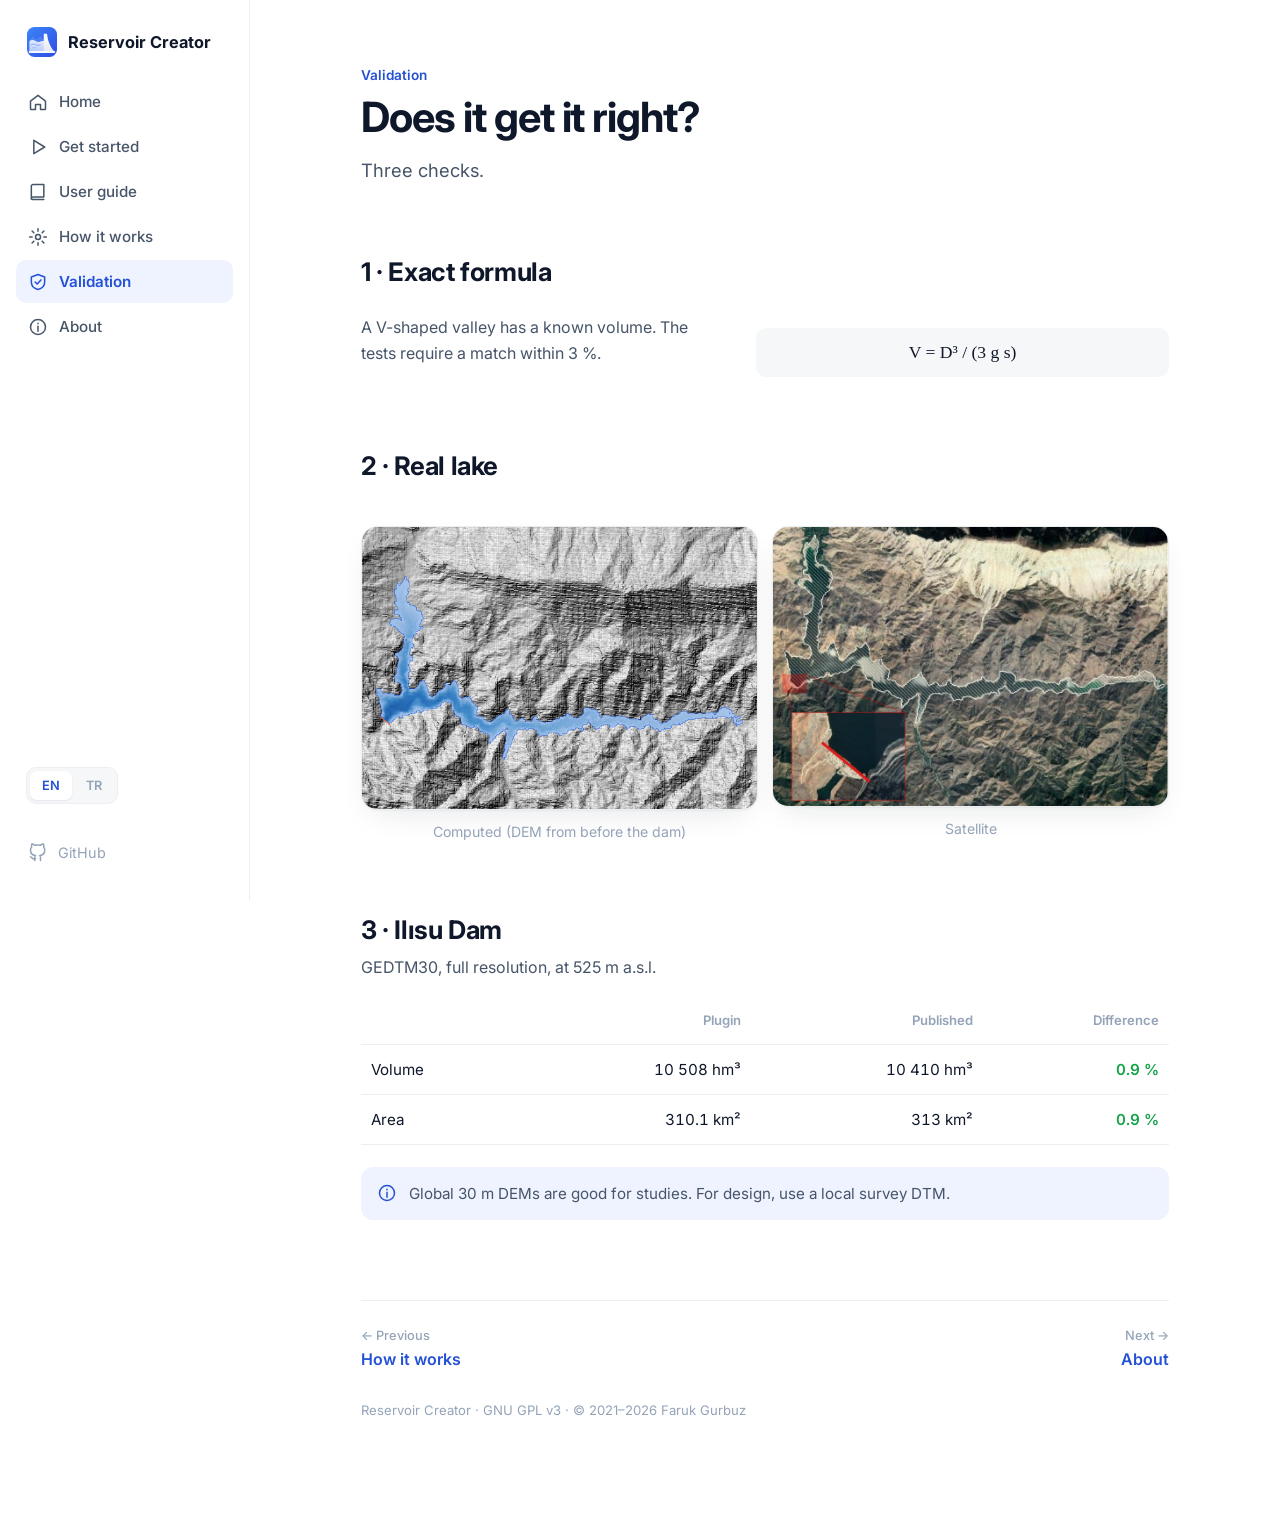
<file: docs/validation.html>
<!doctype html>
<html lang="en">
<head>
<meta charset="utf-8">
<meta name="viewport" content="width=device-width, initial-scale=1">
<title>Reservoir Creator · Validation</title>
<meta name="description" content="Reservoir Creator checked against exact and real results.">
<link rel="alternate" hreflang="en" href="validation.html">
<link rel="alternate" hreflang="tr" href="tr/validation.html">
<link rel="icon" href="assets/logo.svg" type="image/svg+xml">
<link rel="preconnect" href="https://fonts.googleapis.com">
<link rel="preconnect" href="https://fonts.gstatic.com" crossorigin>
<link href="https://fonts.googleapis.com/css2?family=Inter:wght@400;500;600;700&display=swap" rel="stylesheet">
<link rel="stylesheet" href="assets/style.css">
</head>
<body>
<div class="shell">
<aside class="side">
  <a class="brand" href="index.html"><img src="assets/logo.svg" alt=""><span>Reservoir Creator</span></a>
  <nav class="nav"><a href="index.html"><svg class="i" viewBox="0 0 24 24" aria-hidden="true"><path d="M3 11l9-7 9 7v9a1 1 0 0 1-1 1h-5v-6H9v6H4a1 1 0 0 1-1-1z"/></svg><span>Home</span></a><a href="getting-started.html"><svg class="i" viewBox="0 0 24 24" aria-hidden="true"><path d="M7 4l13 8-13 8z"/></svg><span>Get started</span></a><a href="guide.html"><svg class="i" viewBox="0 0 24 24" aria-hidden="true"><path d="M4 5a2 2 0 0 1 2-2h13v15H6a2 2 0 0 0-2 2z"/><path d="M4 20a2 2 0 0 0 2 1h13"/></svg><span>User guide</span></a><a href="how-it-works.html"><svg class="i" viewBox="0 0 24 24" aria-hidden="true"><circle cx="12" cy="12" r="3"/><path d="M12 2v3M12 19v3M2 12h3M19 12h3M4.9 4.9l2.1 2.1M17 17l2.1 2.1M19.1 4.9L17 7M7 17l-2.1 2.1"/></svg><span>How it works</span></a><a href="validation.html" class="active"><svg class="i" viewBox="0 0 24 24" aria-hidden="true"><path d="M12 3l8 3v6c0 5-3.5 8-8 9-4.5-1-8-4-8-9V6z"/><path d="M8.5 12l2.5 2.5 4.5-5"/></svg><span>Validation</span></a><a href="about.html"><svg class="i" viewBox="0 0 24 24" aria-hidden="true"><circle cx="12" cy="12" r="9"/><path d="M12 11v6M12 7.5v.5"/></svg><span>About</span></a></nav>
  <div class="lang"><a href="validation.html" hreflang="en" class="on">EN</a><a href="tr/validation.html" hreflang="tr">TR</a></div>
  <div class="foot"><a href="https://github.com/gurbuzf/reservoir_creator"><svg class="i" viewBox="0 0 24 24" aria-hidden="true"><path d="M9 19c-4 1.5-4-2-6-2.5M15 21v-3.5a3 3 0 0 0-.9-2.4c3-.3 6-1.4 6-6.6a5 5 0 0 0-1.4-3.6 4.7 4.7 0 0 0-.1-3.6s-1.1-.3-3.7 1.4a12.7 12.7 0 0 0-6.6 0C5.7 1 4.6 1.3 4.6 1.3a4.7 4.7 0 0 0-.1 3.6A5 5 0 0 0 3 8.5c0 5.2 3 6.3 6 6.6a3 3 0 0 0-.9 2.3V21"/></svg>GitHub</a></div>
</aside>
<main class="page">
<div class="kicker">Validation</div>
<h1>Does it get it right?</h1>
<p class="sub">Three checks.</p>

<h2>1 · Exact formula</h2>
<div class="row">
  <p>A V-shaped valley has a known volume. The tests require a match within 3 %.</p>
  <div class="formula">V = D³ / (3 g s)</div>
</div>

<h2>2 · Real lake</h2>
<div class="pair" style="margin-top:22px">
  <figure><img class="frame" src="images/map.jpg" alt="Computed"><figcaption>Computed (DEM from before the dam)</figcaption></figure>
  <figure><img class="frame" src="images/validation_satellite.jpg" alt="Satellite"><figcaption>Satellite</figcaption></figure>
</div>

<h2>3 · Ilısu Dam</h2>
<p>GEDTM30, full resolution, at 525 m a.s.l.</p>
<table>
  <tr><th></th><th class="n">Plugin</th><th class="n">Published</th><th class="n">Difference</th></tr>
  <tr><td>Volume</td><td class="n">10 508 hm³</td><td class="n">10 410 hm³</td><td class="n good">0.9 %</td></tr>
  <tr><td>Area</td><td class="n">310.1 km²</td><td class="n">313 km²</td><td class="n good">0.9 %</td></tr>
</table>
<div class="note"><svg class="i" viewBox="0 0 24 24" aria-hidden="true"><circle cx="12" cy="12" r="9"/><path d="M12 11v6M12 7.5v.5"/></svg><span>Global 30 m DEMs are good for studies. For design, use a local survey DTM.</span></div>
<div class="pager"><a href="how-it-works.html"><small>← Previous</small>How it works</a><a class="next" href="about.html"><small>Next →</small>About</a></div>
<p class="legal">Reservoir Creator · GNU GPL v3 · © 2021–2026 Faruk Gurbuz</p>
</main>
</div>
</body>
</html>
</file>
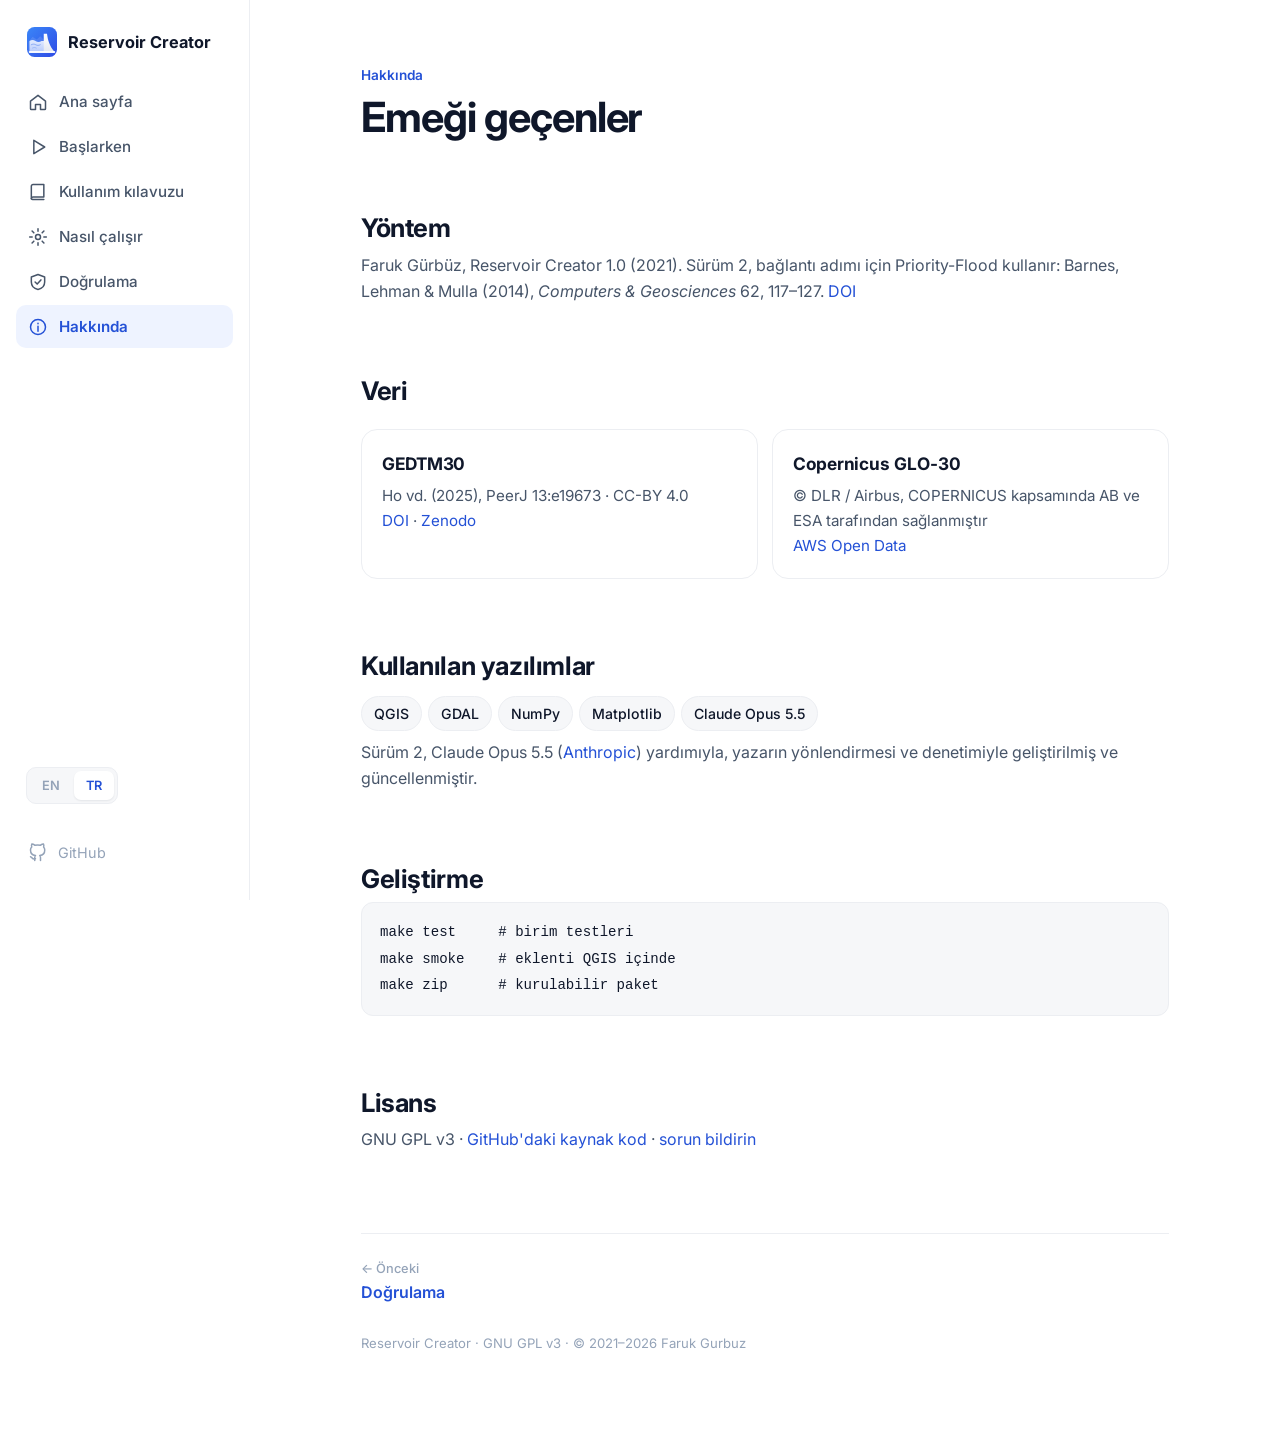
<file: docs/tr/about.html>
<!doctype html>
<html lang="tr">
<head>
<meta charset="utf-8">
<meta name="viewport" content="width=device-width, initial-scale=1">
<title>Reservoir Creator · Hakkında</title>
<meta name="description" content="Emeği geçenler, veri kaynakları ve geliştirme.">
<link rel="alternate" hreflang="en" href="../about.html">
<link rel="alternate" hreflang="tr" href="about.html">
<link rel="icon" href="../assets/logo.svg" type="image/svg+xml">
<link rel="preconnect" href="https://fonts.googleapis.com">
<link rel="preconnect" href="https://fonts.gstatic.com" crossorigin>
<link href="https://fonts.googleapis.com/css2?family=Inter:wght@400;500;600;700&display=swap" rel="stylesheet">
<link rel="stylesheet" href="../assets/style.css">
</head>
<body>
<div class="shell">
<aside class="side">
  <a class="brand" href="index.html"><img src="../assets/logo.svg" alt=""><span>Reservoir Creator</span></a>
  <nav class="nav"><a href="index.html"><svg class="i" viewBox="0 0 24 24" aria-hidden="true"><path d="M3 11l9-7 9 7v9a1 1 0 0 1-1 1h-5v-6H9v6H4a1 1 0 0 1-1-1z"/></svg><span>Ana sayfa</span></a><a href="getting-started.html"><svg class="i" viewBox="0 0 24 24" aria-hidden="true"><path d="M7 4l13 8-13 8z"/></svg><span>Başlarken</span></a><a href="guide.html"><svg class="i" viewBox="0 0 24 24" aria-hidden="true"><path d="M4 5a2 2 0 0 1 2-2h13v15H6a2 2 0 0 0-2 2z"/><path d="M4 20a2 2 0 0 0 2 1h13"/></svg><span>Kullanım kılavuzu</span></a><a href="how-it-works.html"><svg class="i" viewBox="0 0 24 24" aria-hidden="true"><circle cx="12" cy="12" r="3"/><path d="M12 2v3M12 19v3M2 12h3M19 12h3M4.9 4.9l2.1 2.1M17 17l2.1 2.1M19.1 4.9L17 7M7 17l-2.1 2.1"/></svg><span>Nasıl çalışır</span></a><a href="validation.html"><svg class="i" viewBox="0 0 24 24" aria-hidden="true"><path d="M12 3l8 3v6c0 5-3.5 8-8 9-4.5-1-8-4-8-9V6z"/><path d="M8.5 12l2.5 2.5 4.5-5"/></svg><span>Doğrulama</span></a><a href="about.html" class="active"><svg class="i" viewBox="0 0 24 24" aria-hidden="true"><circle cx="12" cy="12" r="9"/><path d="M12 11v6M12 7.5v.5"/></svg><span>Hakkında</span></a></nav>
  <div class="lang"><a href="../about.html" hreflang="en">EN</a><a href="about.html" hreflang="tr" class="on">TR</a></div>
  <div class="foot"><a href="https://github.com/gurbuzf/reservoir_creator"><svg class="i" viewBox="0 0 24 24" aria-hidden="true"><path d="M9 19c-4 1.5-4-2-6-2.5M15 21v-3.5a3 3 0 0 0-.9-2.4c3-.3 6-1.4 6-6.6a5 5 0 0 0-1.4-3.6 4.7 4.7 0 0 0-.1-3.6s-1.1-.3-3.7 1.4a12.7 12.7 0 0 0-6.6 0C5.7 1 4.6 1.3 4.6 1.3a4.7 4.7 0 0 0-.1 3.6A5 5 0 0 0 3 8.5c0 5.2 3 6.3 6 6.6a3 3 0 0 0-.9 2.3V21"/></svg>GitHub</a></div>
</aside>
<main class="page">
<div class="kicker">Hakkında</div>
<h1>Emeği geçenler</h1>

<h2>Yöntem</h2>
<p>Faruk Gürbüz, Reservoir Creator 1.0 (2021). Sürüm 2, bağlantı adımı için Priority-Flood kullanır:
Barnes, Lehman &amp; Mulla (2014), <i>Computers &amp; Geosciences</i> 62, 117–127.
<a href="https://doi.org/10.1016/j.cageo.2013.04.024">DOI</a></p>

<h2>Veri</h2>
<div class="cards two">
  <div class="card"><h3>GEDTM30</h3><p>Ho vd. (2025), PeerJ 13:e19673 · CC-BY 4.0<br>
    <a href="https://doi.org/10.7717/peerj.19673">DOI</a> · <a href="https://zenodo.org/records/18887460">Zenodo</a></p></div>
  <div class="card"><h3>Copernicus GLO-30</h3><p>© DLR / Airbus, COPERNICUS kapsamında AB ve ESA tarafından sağlanmıştır<br>
    <a href="https://registry.opendata.aws/copernicus-dem/">AWS Open Data</a></p></div>
</div>

<h2>Kullanılan yazılımlar</h2>
<div class="chips" style="margin-top:14px"><span>QGIS</span><span>GDAL</span><span>NumPy</span><span>Matplotlib</span><span>Claude Opus 5.5</span></div>
<p>Sürüm 2, Claude Opus 5.5 (<a href="https://www.anthropic.com/claude">Anthropic</a>) yardımıyla,
yazarın yönlendirmesi ve denetimiyle geliştirilmiş ve güncellenmiştir.</p>

<h2>Geliştirme</h2>
<pre><code>make test     # birim testleri
make smoke    # eklenti QGIS içinde
make zip      # kurulabilir paket</code></pre>

<h2>Lisans</h2>
<p>GNU GPL v3 · <a href="https://github.com/gurbuzf/reservoir_creator">GitHub'daki kaynak kod</a> · <a href="https://github.com/gurbuzf/reservoir_creator/issues">sorun bildirin</a></p>
<div class="pager"><a href="validation.html"><small>← Önceki</small>Doğrulama</a></div>
<p class="legal">Reservoir Creator · GNU GPL v3 · © 2021–2026 Faruk Gurbuz</p>
</main>
</div>
</body>
</html>
</file>
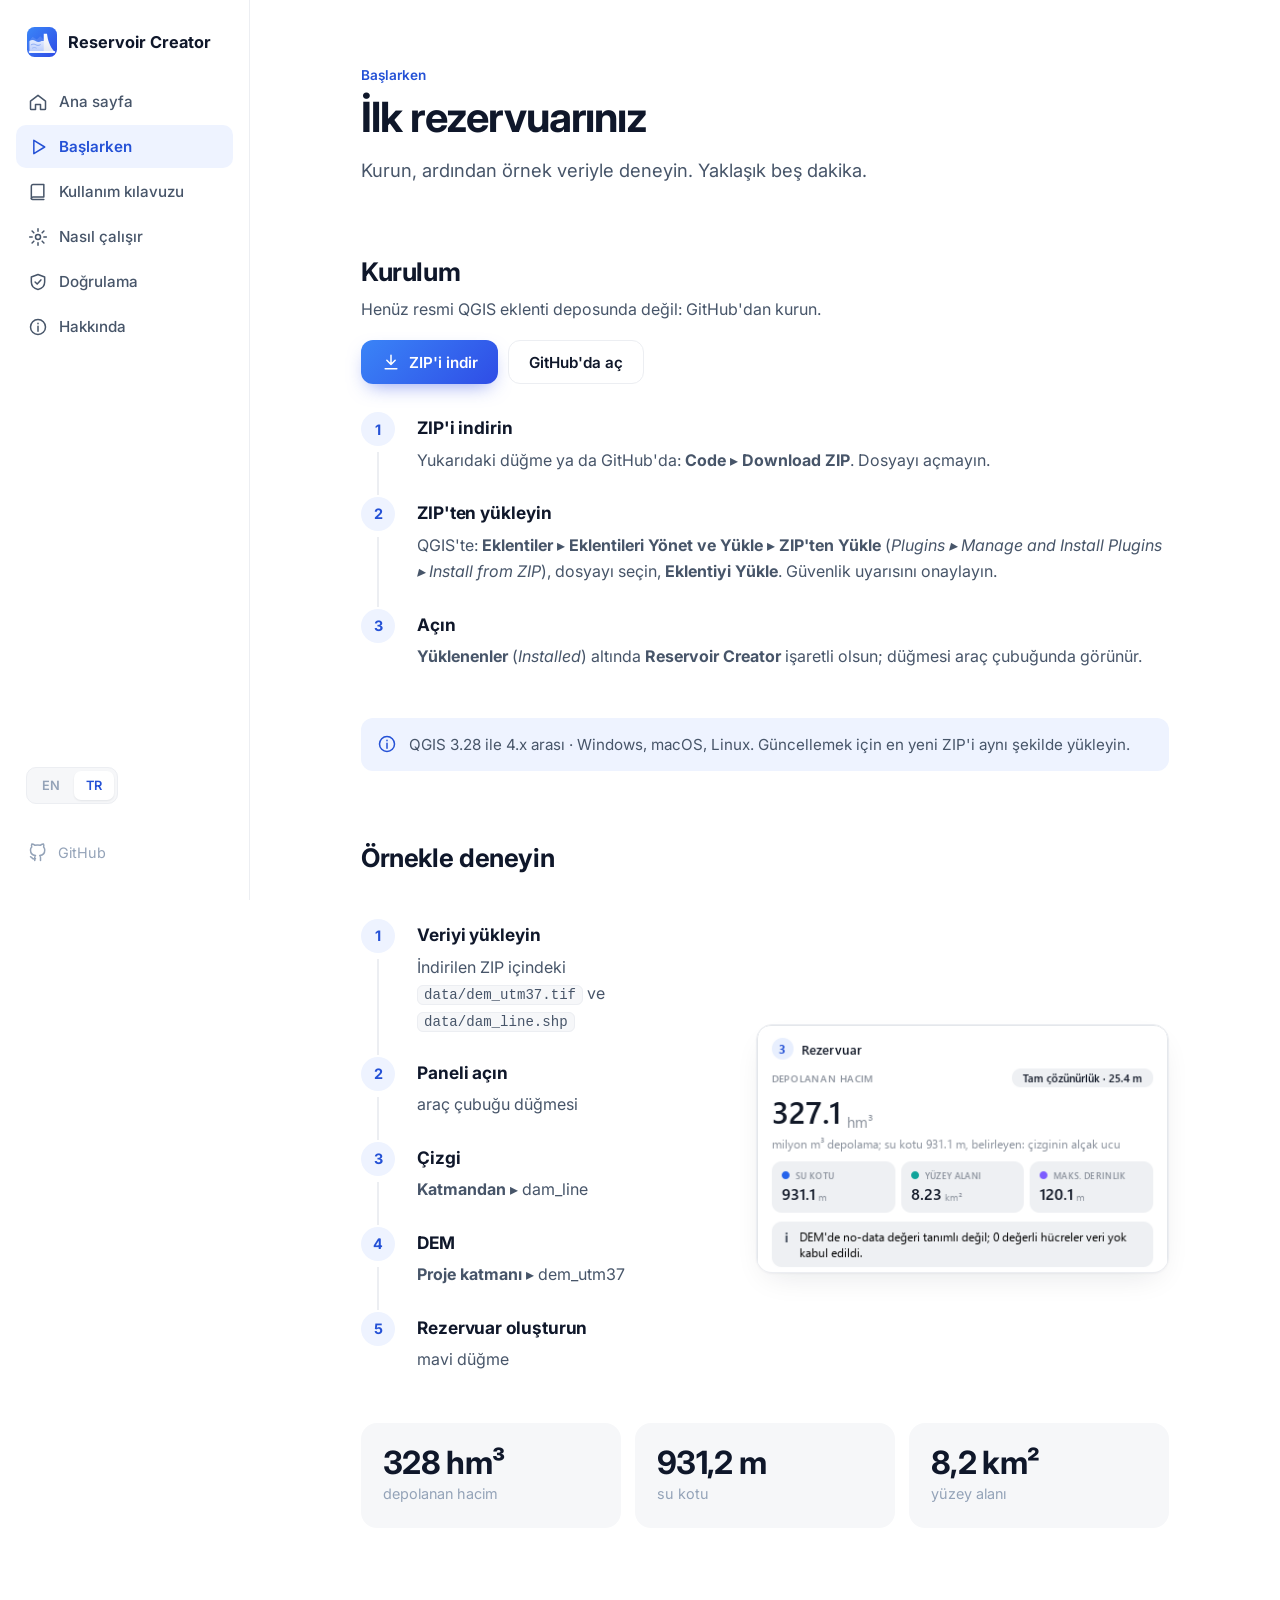
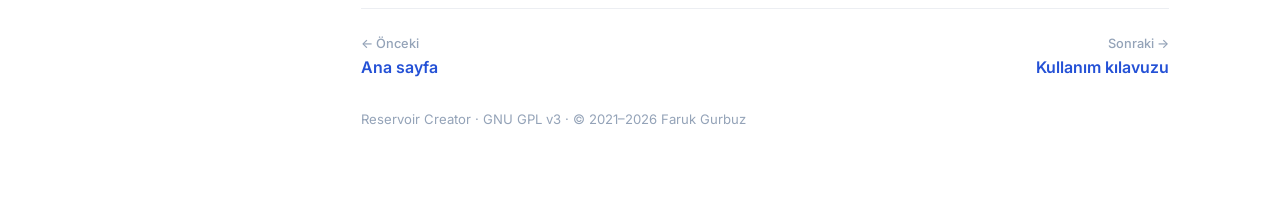
<file: docs/tr/getting-started.html>
<!doctype html>
<html lang="tr">
<head>
<meta charset="utf-8">
<meta name="viewport" content="width=device-width, initial-scale=1">
<title>Reservoir Creator · Başlarken</title>
<meta name="description" content="Reservoir Creator kurulumu ve ilk rezervuar.">
<link rel="alternate" hreflang="en" href="../getting-started.html">
<link rel="alternate" hreflang="tr" href="getting-started.html">
<link rel="icon" href="../assets/logo.svg" type="image/svg+xml">
<link rel="preconnect" href="https://fonts.googleapis.com">
<link rel="preconnect" href="https://fonts.gstatic.com" crossorigin>
<link href="https://fonts.googleapis.com/css2?family=Inter:wght@400;500;600;700&display=swap" rel="stylesheet">
<link rel="stylesheet" href="../assets/style.css">
</head>
<body>
<div class="shell">
<aside class="side">
  <a class="brand" href="index.html"><img src="../assets/logo.svg" alt=""><span>Reservoir Creator</span></a>
  <nav class="nav"><a href="index.html"><svg class="i" viewBox="0 0 24 24" aria-hidden="true"><path d="M3 11l9-7 9 7v9a1 1 0 0 1-1 1h-5v-6H9v6H4a1 1 0 0 1-1-1z"/></svg><span>Ana sayfa</span></a><a href="getting-started.html" class="active"><svg class="i" viewBox="0 0 24 24" aria-hidden="true"><path d="M7 4l13 8-13 8z"/></svg><span>Başlarken</span></a><a href="guide.html"><svg class="i" viewBox="0 0 24 24" aria-hidden="true"><path d="M4 5a2 2 0 0 1 2-2h13v15H6a2 2 0 0 0-2 2z"/><path d="M4 20a2 2 0 0 0 2 1h13"/></svg><span>Kullanım kılavuzu</span></a><a href="how-it-works.html"><svg class="i" viewBox="0 0 24 24" aria-hidden="true"><circle cx="12" cy="12" r="3"/><path d="M12 2v3M12 19v3M2 12h3M19 12h3M4.9 4.9l2.1 2.1M17 17l2.1 2.1M19.1 4.9L17 7M7 17l-2.1 2.1"/></svg><span>Nasıl çalışır</span></a><a href="validation.html"><svg class="i" viewBox="0 0 24 24" aria-hidden="true"><path d="M12 3l8 3v6c0 5-3.5 8-8 9-4.5-1-8-4-8-9V6z"/><path d="M8.5 12l2.5 2.5 4.5-5"/></svg><span>Doğrulama</span></a><a href="about.html"><svg class="i" viewBox="0 0 24 24" aria-hidden="true"><circle cx="12" cy="12" r="9"/><path d="M12 11v6M12 7.5v.5"/></svg><span>Hakkında</span></a></nav>
  <div class="lang"><a href="../getting-started.html" hreflang="en">EN</a><a href="getting-started.html" hreflang="tr" class="on">TR</a></div>
  <div class="foot"><a href="https://github.com/gurbuzf/reservoir_creator"><svg class="i" viewBox="0 0 24 24" aria-hidden="true"><path d="M9 19c-4 1.5-4-2-6-2.5M15 21v-3.5a3 3 0 0 0-.9-2.4c3-.3 6-1.4 6-6.6a5 5 0 0 0-1.4-3.6 4.7 4.7 0 0 0-.1-3.6s-1.1-.3-3.7 1.4a12.7 12.7 0 0 0-6.6 0C5.7 1 4.6 1.3 4.6 1.3a4.7 4.7 0 0 0-.1 3.6A5 5 0 0 0 3 8.5c0 5.2 3 6.3 6 6.6a3 3 0 0 0-.9 2.3V21"/></svg>GitHub</a></div>
</aside>
<main class="page">
<div class="kicker">Başlarken</div>
<h1>İlk rezervuarınız</h1>
<p class="sub">Kurun, ardından örnek veriyle deneyin. Yaklaşık beş dakika.</p>

<h2>Kurulum</h2>
<p>Henüz resmi QGIS eklenti deposunda değil: GitHub'dan kurun.</p>
<div class="btns" style="margin-top:18px">
  <a class="btn primary" href="https://github.com/gurbuzf/reservoir_creator/archive/refs/heads/master.zip"><svg class="i" viewBox="0 0 24 24" aria-hidden="true"><path d="M12 4v11M7 10l5 5 5-5M5 20h14"/></svg>ZIP'i indir</a>
  <a class="btn" href="https://github.com/gurbuzf/reservoir_creator">GitHub'da aç</a>
</div>
<div class="steps" style="margin-top:30px">
  <div><h3>ZIP'i indirin</h3><p>Yukarıdaki düğme ya da GitHub'da: <b>Code ▸ Download ZIP</b>. Dosyayı açmayın.</p></div>
  <div><h3>ZIP'ten yükleyin</h3><p>QGIS'te: <b>Eklentiler ▸ Eklentileri Yönet ve Yükle ▸ ZIP'ten Yükle</b>
    (<i>Plugins ▸ Manage and Install Plugins ▸ Install from ZIP</i>), dosyayı seçin,
    <b>Eklentiyi Yükle</b>. Güvenlik uyarısını onaylayın.</p></div>
  <div><h3>Açın</h3><p><b>Yüklenenler</b> (<i>Installed</i>) altında <b>Reservoir Creator</b> işaretli olsun; düğmesi araç çubuğunda görünür.</p></div>
</div>
<div class="note"><svg class="i" viewBox="0 0 24 24" aria-hidden="true"><circle cx="12" cy="12" r="9"/><path d="M12 11v6M12 7.5v.5"/></svg><span>QGIS 3.28 ile 4.x arası · Windows, macOS, Linux. Güncellemek için en yeni ZIP'i aynı şekilde yükleyin.</span></div>

<h2>Örnekle deneyin</h2>
<div class="row">
  <div class="steps">
    <div><h3>Veriyi yükleyin</h3><p>İndirilen ZIP içindeki <code>data/dem_utm37.tif</code> ve <code>data/dam_line.shp</code></p></div>
    <div><h3>Paneli açın</h3><p>araç çubuğu düğmesi</p></div>
    <div><h3>Çizgi</h3><p><b>Katmandan</b> ▸ dam_line</p></div>
    <div><h3>DEM</h3><p><b>Proje katmanı</b> ▸ dem_utm37</p></div>
    <div><h3>Rezervuar oluşturun</h3><p>mavi düğme</p></div>
  </div>
  <img class="frame" src="../images/crop_results_tr.png" alt="Beklenen sonuç">
</div>
<div class="stats">
  <div class="stat"><b>328 hm³</b><span>depolanan hacim</span></div>
  <div class="stat"><b>931,2 m</b><span>su kotu</span></div>
  <div class="stat"><b>8,2 km²</b><span>yüzey alanı</span></div>
</div>
<div class="pager"><a href="index.html"><small>← Önceki</small>Ana sayfa</a><a class="next" href="guide.html"><small>Sonraki →</small>Kullanım kılavuzu</a></div>
<p class="legal">Reservoir Creator · GNU GPL v3 · © 2021–2026 Faruk Gurbuz</p>
</main>
</div>
</body>
</html>
</file>
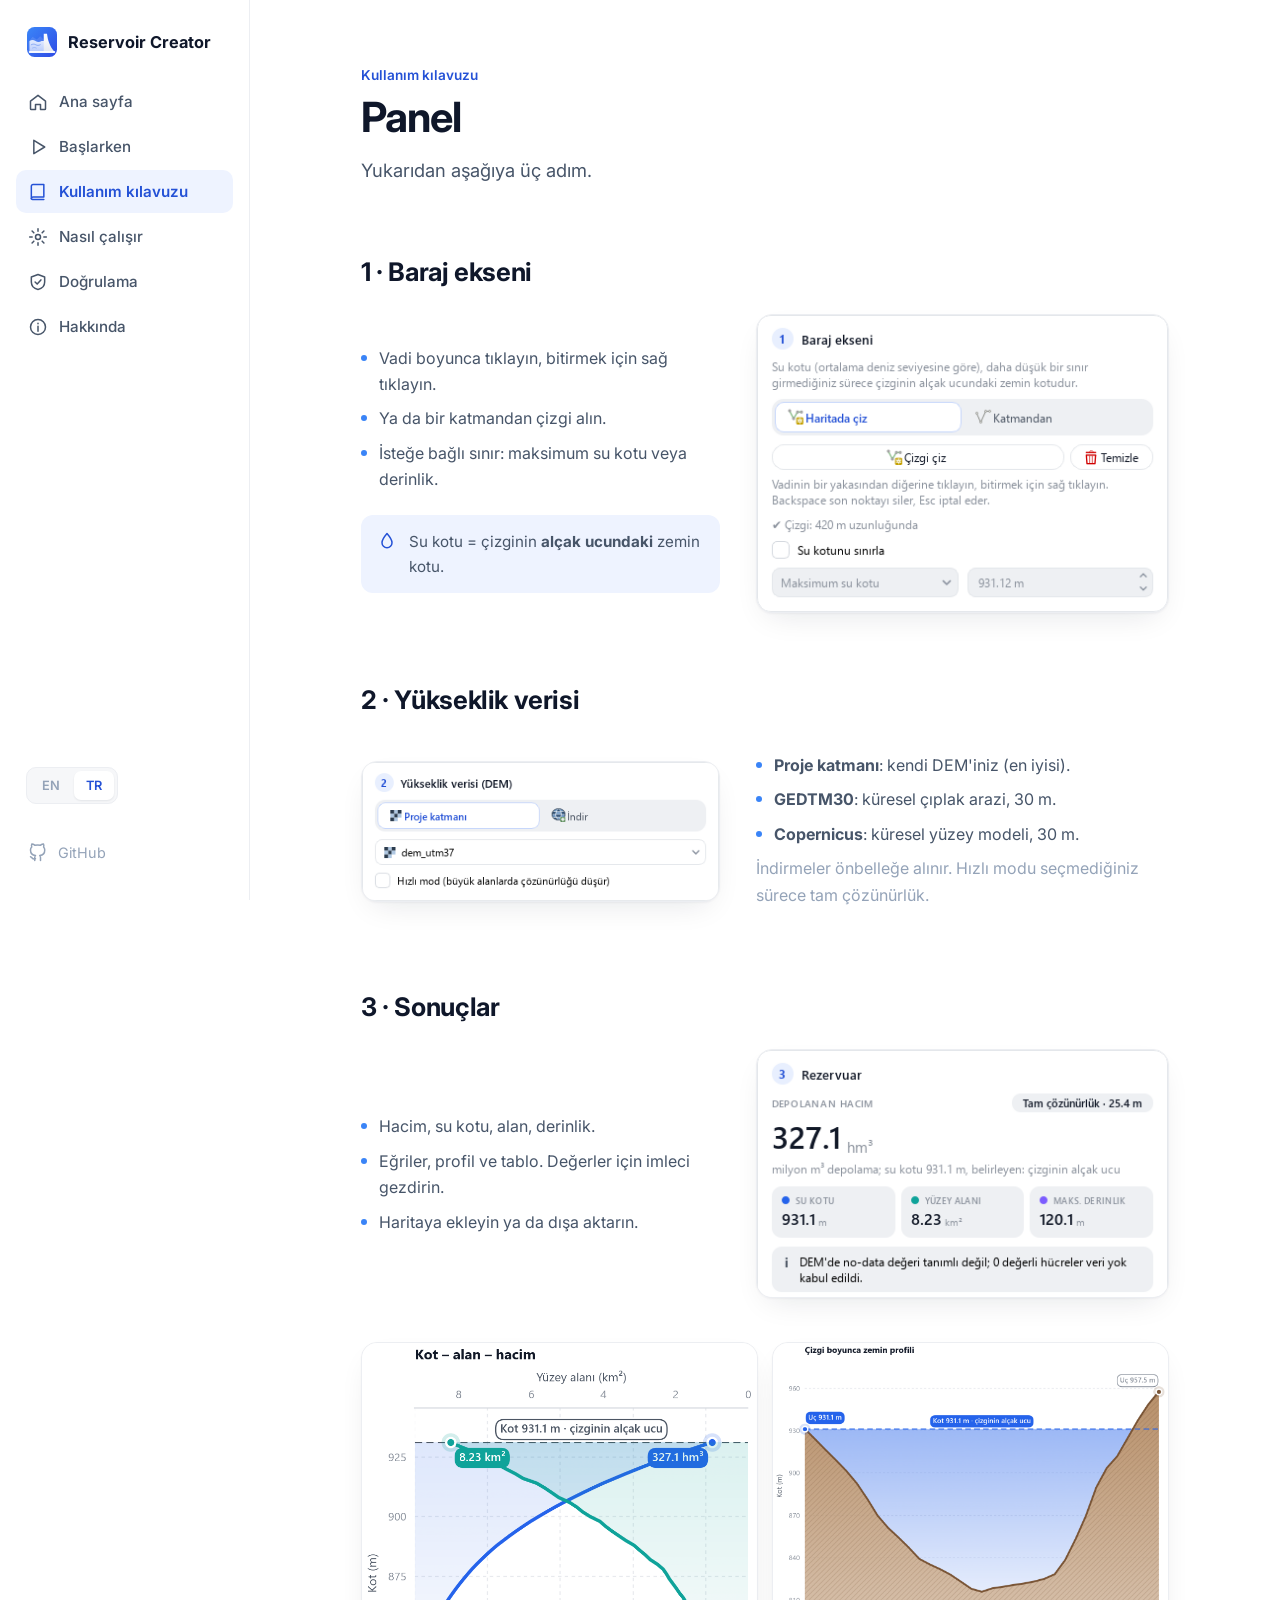
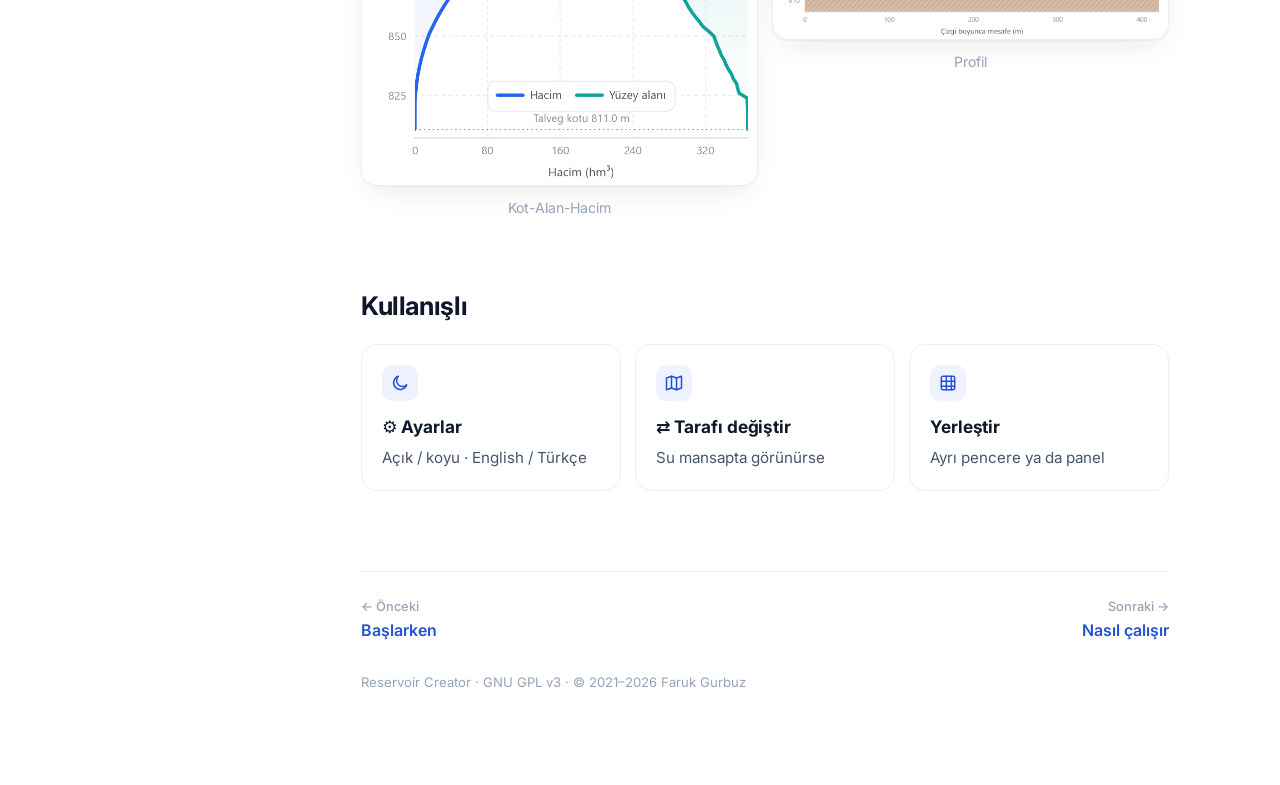
<file: docs/tr/guide.html>
<!doctype html>
<html lang="tr">
<head>
<meta charset="utf-8">
<meta name="viewport" content="width=device-width, initial-scale=1">
<title>Reservoir Creator · Kullanım kılavuzu</title>
<meta name="description" content="Reservoir Creator paneli, adım adım.">
<link rel="alternate" hreflang="en" href="../guide.html">
<link rel="alternate" hreflang="tr" href="guide.html">
<link rel="icon" href="../assets/logo.svg" type="image/svg+xml">
<link rel="preconnect" href="https://fonts.googleapis.com">
<link rel="preconnect" href="https://fonts.gstatic.com" crossorigin>
<link href="https://fonts.googleapis.com/css2?family=Inter:wght@400;500;600;700&display=swap" rel="stylesheet">
<link rel="stylesheet" href="../assets/style.css">
</head>
<body>
<div class="shell">
<aside class="side">
  <a class="brand" href="index.html"><img src="../assets/logo.svg" alt=""><span>Reservoir Creator</span></a>
  <nav class="nav"><a href="index.html"><svg class="i" viewBox="0 0 24 24" aria-hidden="true"><path d="M3 11l9-7 9 7v9a1 1 0 0 1-1 1h-5v-6H9v6H4a1 1 0 0 1-1-1z"/></svg><span>Ana sayfa</span></a><a href="getting-started.html"><svg class="i" viewBox="0 0 24 24" aria-hidden="true"><path d="M7 4l13 8-13 8z"/></svg><span>Başlarken</span></a><a href="guide.html" class="active"><svg class="i" viewBox="0 0 24 24" aria-hidden="true"><path d="M4 5a2 2 0 0 1 2-2h13v15H6a2 2 0 0 0-2 2z"/><path d="M4 20a2 2 0 0 0 2 1h13"/></svg><span>Kullanım kılavuzu</span></a><a href="how-it-works.html"><svg class="i" viewBox="0 0 24 24" aria-hidden="true"><circle cx="12" cy="12" r="3"/><path d="M12 2v3M12 19v3M2 12h3M19 12h3M4.9 4.9l2.1 2.1M17 17l2.1 2.1M19.1 4.9L17 7M7 17l-2.1 2.1"/></svg><span>Nasıl çalışır</span></a><a href="validation.html"><svg class="i" viewBox="0 0 24 24" aria-hidden="true"><path d="M12 3l8 3v6c0 5-3.5 8-8 9-4.5-1-8-4-8-9V6z"/><path d="M8.5 12l2.5 2.5 4.5-5"/></svg><span>Doğrulama</span></a><a href="about.html"><svg class="i" viewBox="0 0 24 24" aria-hidden="true"><circle cx="12" cy="12" r="9"/><path d="M12 11v6M12 7.5v.5"/></svg><span>Hakkında</span></a></nav>
  <div class="lang"><a href="../guide.html" hreflang="en">EN</a><a href="guide.html" hreflang="tr" class="on">TR</a></div>
  <div class="foot"><a href="https://github.com/gurbuzf/reservoir_creator"><svg class="i" viewBox="0 0 24 24" aria-hidden="true"><path d="M9 19c-4 1.5-4-2-6-2.5M15 21v-3.5a3 3 0 0 0-.9-2.4c3-.3 6-1.4 6-6.6a5 5 0 0 0-1.4-3.6 4.7 4.7 0 0 0-.1-3.6s-1.1-.3-3.7 1.4a12.7 12.7 0 0 0-6.6 0C5.7 1 4.6 1.3 4.6 1.3a4.7 4.7 0 0 0-.1 3.6A5 5 0 0 0 3 8.5c0 5.2 3 6.3 6 6.6a3 3 0 0 0-.9 2.3V21"/></svg>GitHub</a></div>
</aside>
<main class="page">
<div class="kicker">Kullanım kılavuzu</div>
<h1>Panel</h1>
<p class="sub">Yukarıdan aşağıya üç adım.</p>

<h2>1 · Baraj ekseni</h2>
<div class="row">
  <div><ul class="list">
    <li>Vadi boyunca tıklayın, bitirmek için sağ tıklayın.</li>
    <li>Ya da bir katmandan çizgi alın.</li>
    <li>İsteğe bağlı sınır: maksimum su kotu veya derinlik.</li>
  </ul>
  <div class="note"><svg class="i" viewBox="0 0 24 24" aria-hidden="true"><path d="M12 3s6 7 6 11a6 6 0 0 1-12 0c0-4 6-11 6-11z"/></svg><span>Su kotu = çizginin <b>alçak ucundaki</b> zemin kotu.</span></div></div>
  <img class="frame" src="../images/crop_line_tr.png" alt="Baraj ekseni bölümü">
</div>

<h2>2 · Yükseklik verisi</h2>
<div class="row flip">
  <div><ul class="list">
    <li><b>Proje katmanı</b>: kendi DEM'iniz (en iyisi).</li>
    <li><b>GEDTM30</b>: küresel çıplak arazi, 30 m.</li>
    <li><b>Copernicus</b>: küresel yüzey modeli, 30 m.</li>
  </ul><p class="muted">İndirmeler önbelleğe alınır. Hızlı modu seçmediğiniz sürece tam çözünürlük.</p></div>
  <img class="frame" src="../images/crop_dem_tr.png" alt="Yükseklik verisi bölümü">
</div>

<h2>3 · Sonuçlar</h2>
<div class="row">
  <div><ul class="list">
    <li>Hacim, su kotu, alan, derinlik.</li>
    <li>Eğriler, profil ve tablo. Değerler için imleci gezdirin.</li>
    <li>Haritaya ekleyin ya da dışa aktarın.</li>
  </ul></div>
  <img class="frame" src="../images/crop_results_tr.png" alt="Sonuçlar bölümü">
</div>
<div class="pair" style="margin-top:22px">
  <figure><img class="frame" src="../images/chart_curve_tr.png" alt="Kot-alan-hacim grafiği"><figcaption>Kot-Alan-Hacim</figcaption></figure>
  <figure><img class="frame" src="../images/chart_profile_tr.png" alt="Profil grafiği"><figcaption>Profil</figcaption></figure>
</div>

<h2>Kullanışlı</h2>
<div class="cards">
  <div class="card"><div class="ic"><svg class="i" viewBox="0 0 24 24" aria-hidden="true"><path d="M20 14A8 8 0 1 1 10 4a6 6 0 0 0 10 10z"/></svg></div><h3>⚙ Ayarlar</h3><p>Açık / koyu · English / Türkçe</p></div>
  <div class="card"><div class="ic"><svg class="i" viewBox="0 0 24 24" aria-hidden="true"><path d="M9 4L3 6v14l6-2 6 2 6-2V4l-6 2z"/><path d="M9 4v14M15 6v14"/></svg></div><h3>⇄ Tarafı değiştir</h3><p>Su mansapta görünürse</p></div>
  <div class="card"><div class="ic"><svg class="i" viewBox="0 0 24 24" aria-hidden="true"><rect x="4" y="4" width="16" height="16" rx="2"/><path d="M4 10h16M4 16h16M10 4v16M16 4v16"/></svg></div><h3>Yerleştir</h3><p>Ayrı pencere ya da panel</p></div>
</div>
<div class="pager"><a href="getting-started.html"><small>← Önceki</small>Başlarken</a><a class="next" href="how-it-works.html"><small>Sonraki →</small>Nasıl çalışır</a></div>
<p class="legal">Reservoir Creator · GNU GPL v3 · © 2021–2026 Faruk Gurbuz</p>
</main>
</div>
</body>
</html>
</file>
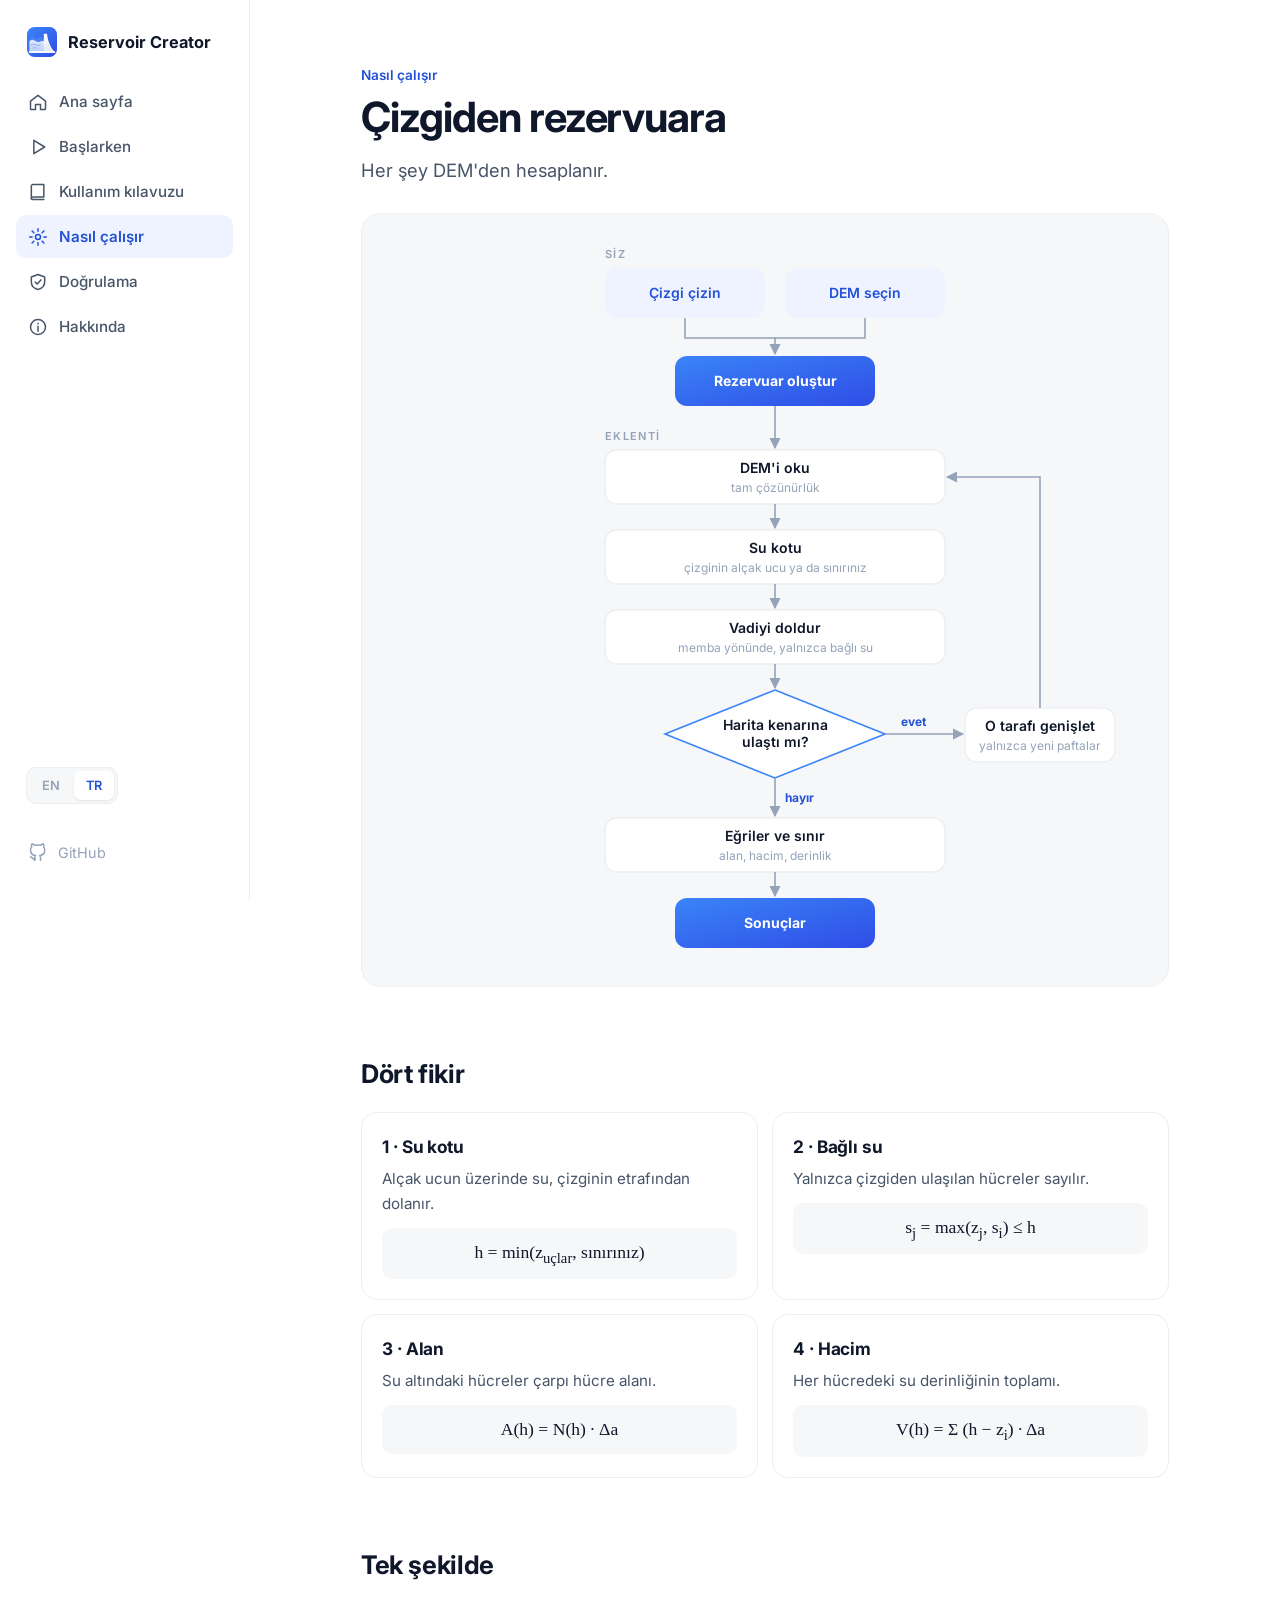
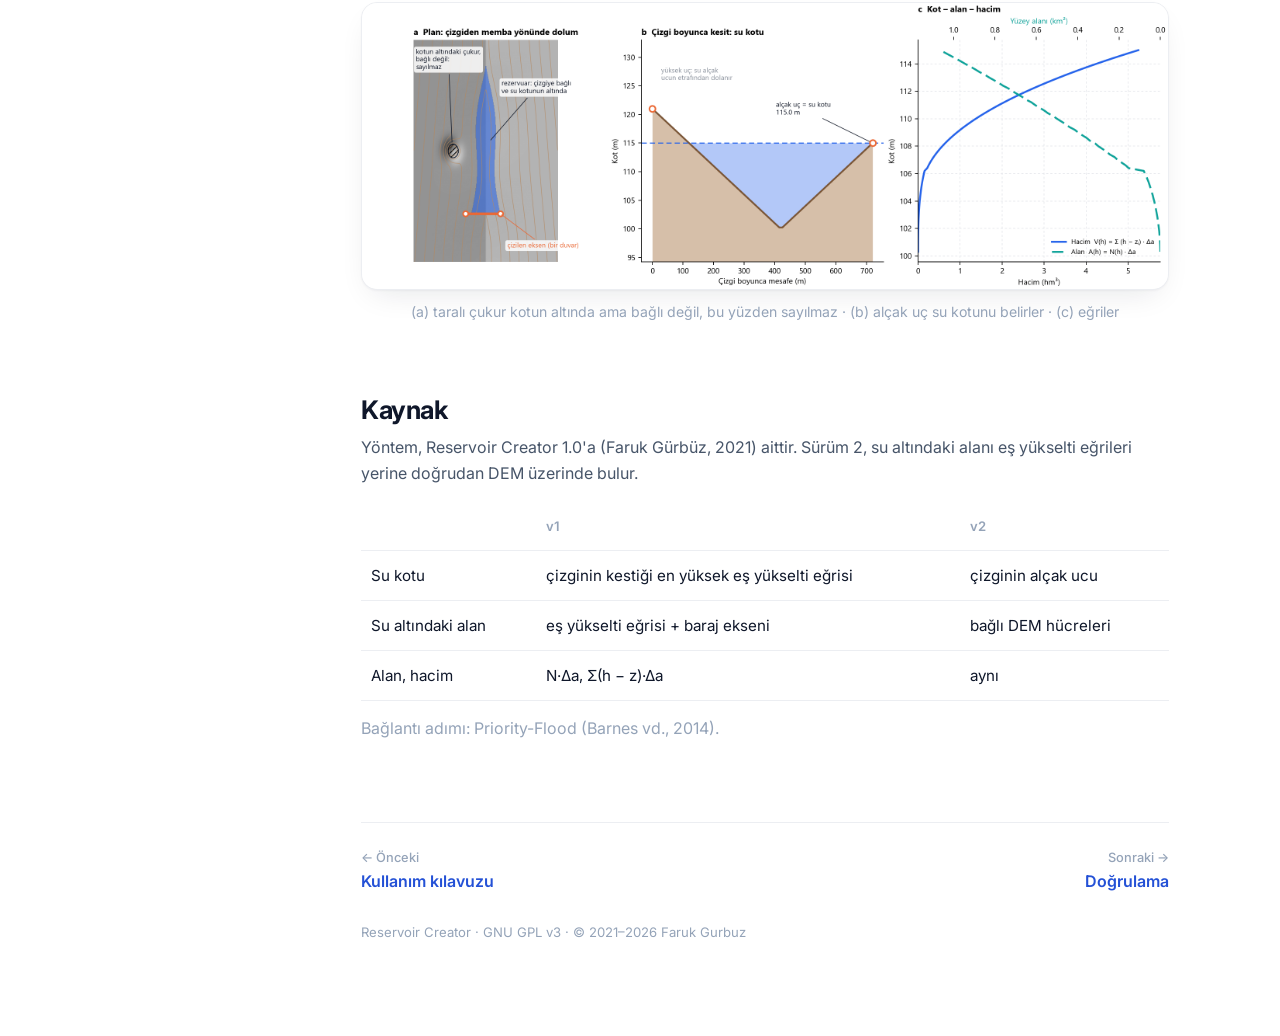
<file: docs/tr/how-it-works.html>
<!doctype html>
<html lang="tr">
<head>
<meta charset="utf-8">
<meta name="viewport" content="width=device-width, initial-scale=1">
<title>Reservoir Creator · Nasıl çalışır</title>
<meta name="description" content="Reservoir Creator bir rezervuarı DEM'den nasıl hesaplar.">
<link rel="alternate" hreflang="en" href="../how-it-works.html">
<link rel="alternate" hreflang="tr" href="how-it-works.html">
<link rel="icon" href="../assets/logo.svg" type="image/svg+xml">
<link rel="preconnect" href="https://fonts.googleapis.com">
<link rel="preconnect" href="https://fonts.gstatic.com" crossorigin>
<link href="https://fonts.googleapis.com/css2?family=Inter:wght@400;500;600;700&display=swap" rel="stylesheet">
<link rel="stylesheet" href="../assets/style.css">
</head>
<body>
<div class="shell">
<aside class="side">
  <a class="brand" href="index.html"><img src="../assets/logo.svg" alt=""><span>Reservoir Creator</span></a>
  <nav class="nav"><a href="index.html"><svg class="i" viewBox="0 0 24 24" aria-hidden="true"><path d="M3 11l9-7 9 7v9a1 1 0 0 1-1 1h-5v-6H9v6H4a1 1 0 0 1-1-1z"/></svg><span>Ana sayfa</span></a><a href="getting-started.html"><svg class="i" viewBox="0 0 24 24" aria-hidden="true"><path d="M7 4l13 8-13 8z"/></svg><span>Başlarken</span></a><a href="guide.html"><svg class="i" viewBox="0 0 24 24" aria-hidden="true"><path d="M4 5a2 2 0 0 1 2-2h13v15H6a2 2 0 0 0-2 2z"/><path d="M4 20a2 2 0 0 0 2 1h13"/></svg><span>Kullanım kılavuzu</span></a><a href="how-it-works.html" class="active"><svg class="i" viewBox="0 0 24 24" aria-hidden="true"><circle cx="12" cy="12" r="3"/><path d="M12 2v3M12 19v3M2 12h3M19 12h3M4.9 4.9l2.1 2.1M17 17l2.1 2.1M19.1 4.9L17 7M7 17l-2.1 2.1"/></svg><span>Nasıl çalışır</span></a><a href="validation.html"><svg class="i" viewBox="0 0 24 24" aria-hidden="true"><path d="M12 3l8 3v6c0 5-3.5 8-8 9-4.5-1-8-4-8-9V6z"/><path d="M8.5 12l2.5 2.5 4.5-5"/></svg><span>Doğrulama</span></a><a href="about.html"><svg class="i" viewBox="0 0 24 24" aria-hidden="true"><circle cx="12" cy="12" r="9"/><path d="M12 11v6M12 7.5v.5"/></svg><span>Hakkında</span></a></nav>
  <div class="lang"><a href="../how-it-works.html" hreflang="en">EN</a><a href="how-it-works.html" hreflang="tr" class="on">TR</a></div>
  <div class="foot"><a href="https://github.com/gurbuzf/reservoir_creator"><svg class="i" viewBox="0 0 24 24" aria-hidden="true"><path d="M9 19c-4 1.5-4-2-6-2.5M15 21v-3.5a3 3 0 0 0-.9-2.4c3-.3 6-1.4 6-6.6a5 5 0 0 0-1.4-3.6 4.7 4.7 0 0 0-.1-3.6s-1.1-.3-3.7 1.4a12.7 12.7 0 0 0-6.6 0C5.7 1 4.6 1.3 4.6 1.3a4.7 4.7 0 0 0-.1 3.6A5 5 0 0 0 3 8.5c0 5.2 3 6.3 6 6.6a3 3 0 0 0-.9 2.3V21"/></svg>GitHub</a></div>
</aside>
<main class="page">
<div class="kicker">Nasıl çalışır</div>
<h1>Çizgiden rezervuara</h1>
<p class="sub">Her şey DEM'den hesaplanır.</p>
<div class="chart">
<svg viewBox="0 0 720 716" width="720" role="img" aria-label="Rezervuar nasıl hesaplanır">
  <defs>
    <linearGradient id="g" x1="0" y1="0" x2="1" y2="1"><stop offset="0" stop-color="#3a84f7"/><stop offset="1" stop-color="#2f4de6"/></linearGradient>
    <marker id="ah" viewBox="0 0 10 10" refX="9" refY="5" markerWidth="7" markerHeight="7" orient="auto-start-reverse"><path d="M0 0L10 5L0 10z" fill="#94a3b8"/></marker>
  </defs>
  <text class="fc-h" x="200" y="16">SİZ</text>
  <rect class="fc-u" x="200" y="26" width="160" height="50" rx="12"/><text class="fc-tu" x="280" y="56" text-anchor="middle">Çizgi çizin</text>
  <rect class="fc-u" x="380" y="26" width="160" height="50" rx="12"/><text class="fc-tu" x="460" y="56" text-anchor="middle">DEM seçin</text>
  <path class="fc-a" d="M280 76 V96 H370 V112" marker-end="url(#ah)"/><path class="fc-a" d="M460 76 V96 H370"/>
  <rect class="fc-k" x="270" y="114" width="200" height="50" rx="12"/><text class="fc-w" x="370" y="144" text-anchor="middle">Rezervuar oluştur</text>
  <path class="fc-a" d="M370 164 V206" marker-end="url(#ah)"/>
  <text class="fc-h" x="200" y="198">EKLENTİ</text>
  <rect class="fc-b" x="200" y="208" width="340" height="54" rx="12"/><text class="fc-t" x="370" y="231" text-anchor="middle">DEM'i oku</text><text class="fc-s" x="370" y="250" text-anchor="middle">tam çözünürlük</text>
  <path class="fc-a" d="M370 262 V286" marker-end="url(#ah)"/>
  <rect class="fc-b" x="200" y="288" width="340" height="54" rx="12"/><text class="fc-t" x="370" y="311" text-anchor="middle">Su kotu</text><text class="fc-s" x="370" y="330" text-anchor="middle">çizginin alçak ucu ya da sınırınız</text>
  <path class="fc-a" d="M370 342 V366" marker-end="url(#ah)"/>
  <rect class="fc-b" x="200" y="368" width="340" height="54" rx="12"/><text class="fc-t" x="370" y="391" text-anchor="middle">Vadiyi doldur</text><text class="fc-s" x="370" y="410" text-anchor="middle">memba yönünde, yalnızca bağlı su</text>
  <path class="fc-a" d="M370 422 V446" marker-end="url(#ah)"/>
  <path class="fc-d" d="M370 448 L480 492 L370 536 L260 492 Z"/><text class="fc-t" x="370" y="488" text-anchor="middle">Harita kenarına</text><text class="fc-t" x="370" y="505" text-anchor="middle">ulaştı mı?</text>
  <path class="fc-a" d="M480 492 H558" marker-end="url(#ah)"/><text class="fc-l" x="496" y="484">evet</text>
  <rect class="fc-b" x="560" y="466" width="150" height="54" rx="12"/><text class="fc-t" x="635" y="489" text-anchor="middle">O tarafı genişlet</text><text class="fc-s" x="635" y="508" text-anchor="middle">yalnızca yeni paftalar</text>
  <path class="fc-a" d="M635 466 V235 H542" marker-end="url(#ah)"/>
  <path class="fc-a" d="M370 536 V574" marker-end="url(#ah)"/><text class="fc-l" x="380" y="560">hayır</text>
  <rect class="fc-b" x="200" y="576" width="340" height="54" rx="12"/><text class="fc-t" x="370" y="599" text-anchor="middle">Eğriler ve sınır</text><text class="fc-s" x="370" y="618" text-anchor="middle">alan, hacim, derinlik</text>
  <path class="fc-a" d="M370 630 V654" marker-end="url(#ah)"/>
  <rect class="fc-k" x="270" y="656" width="200" height="50" rx="12"/><text class="fc-w" x="370" y="686" text-anchor="middle">Sonuçlar</text>
</svg>
</div>

<h2>Dört fikir</h2>
<div class="cards two">
  <div class="card"><h3>1 · Su kotu</h3><p>Alçak ucun üzerinde su, çizginin etrafından dolanır.</p>
    <div class="formula">h = min(z<sub>uçlar</sub>, sınırınız)</div></div>
  <div class="card"><h3>2 · Bağlı su</h3><p>Yalnızca çizgiden ulaşılan hücreler sayılır.</p>
    <div class="formula">s<sub>j</sub> = max(z<sub>j</sub>, s<sub>i</sub>) ≤ h</div></div>
  <div class="card"><h3>3 · Alan</h3><p>Su altındaki hücreler çarpı hücre alanı.</p>
    <div class="formula">A(h) = N(h) · Δa</div></div>
  <div class="card"><h3>4 · Hacim</h3><p>Her hücredeki su derinliğinin toplamı.</p>
    <div class="formula">V(h) = Σ (h − z<sub>i</sub>) · Δa</div></div>
</div>

<h2>Tek şekilde</h2>
<figure><img class="frame" src="../images/methodology_tr.png" alt="Yapay bir vadinin planı, kesiti ve eğrileri">
<figcaption>(a) taralı çukur kotun altında ama bağlı değil, bu yüzden sayılmaz ·
(b) alçak uç su kotunu belirler · (c) eğriler</figcaption></figure>

<h2 id="origin">Kaynak</h2>
<p>Yöntem, Reservoir Creator 1.0'a (Faruk Gürbüz, 2021) aittir. Sürüm 2, su altındaki alanı eş yükselti
eğrileri yerine doğrudan DEM üzerinde bulur.</p>
<table>
  <tr><th></th><th>v1</th><th>v2</th></tr>
  <tr><td>Su kotu</td><td>çizginin kestiği en yüksek eş yükselti eğrisi</td><td>çizginin alçak ucu</td></tr>
  <tr><td>Su altındaki alan</td><td>eş yükselti eğrisi + baraj ekseni</td><td>bağlı DEM hücreleri</td></tr>
  <tr><td>Alan, hacim</td><td>N·Δa, Σ(h − z)·Δa</td><td>aynı</td></tr>
</table>
<p class="muted" style="margin-top:14px">Bağlantı adımı: Priority-Flood (Barnes vd., 2014).</p>
<div class="pager"><a href="guide.html"><small>← Önceki</small>Kullanım kılavuzu</a><a class="next" href="validation.html"><small>Sonraki →</small>Doğrulama</a></div>
<p class="legal">Reservoir Creator · GNU GPL v3 · © 2021–2026 Faruk Gurbuz</p>
</main>
</div>
</body>
</html>
</file>
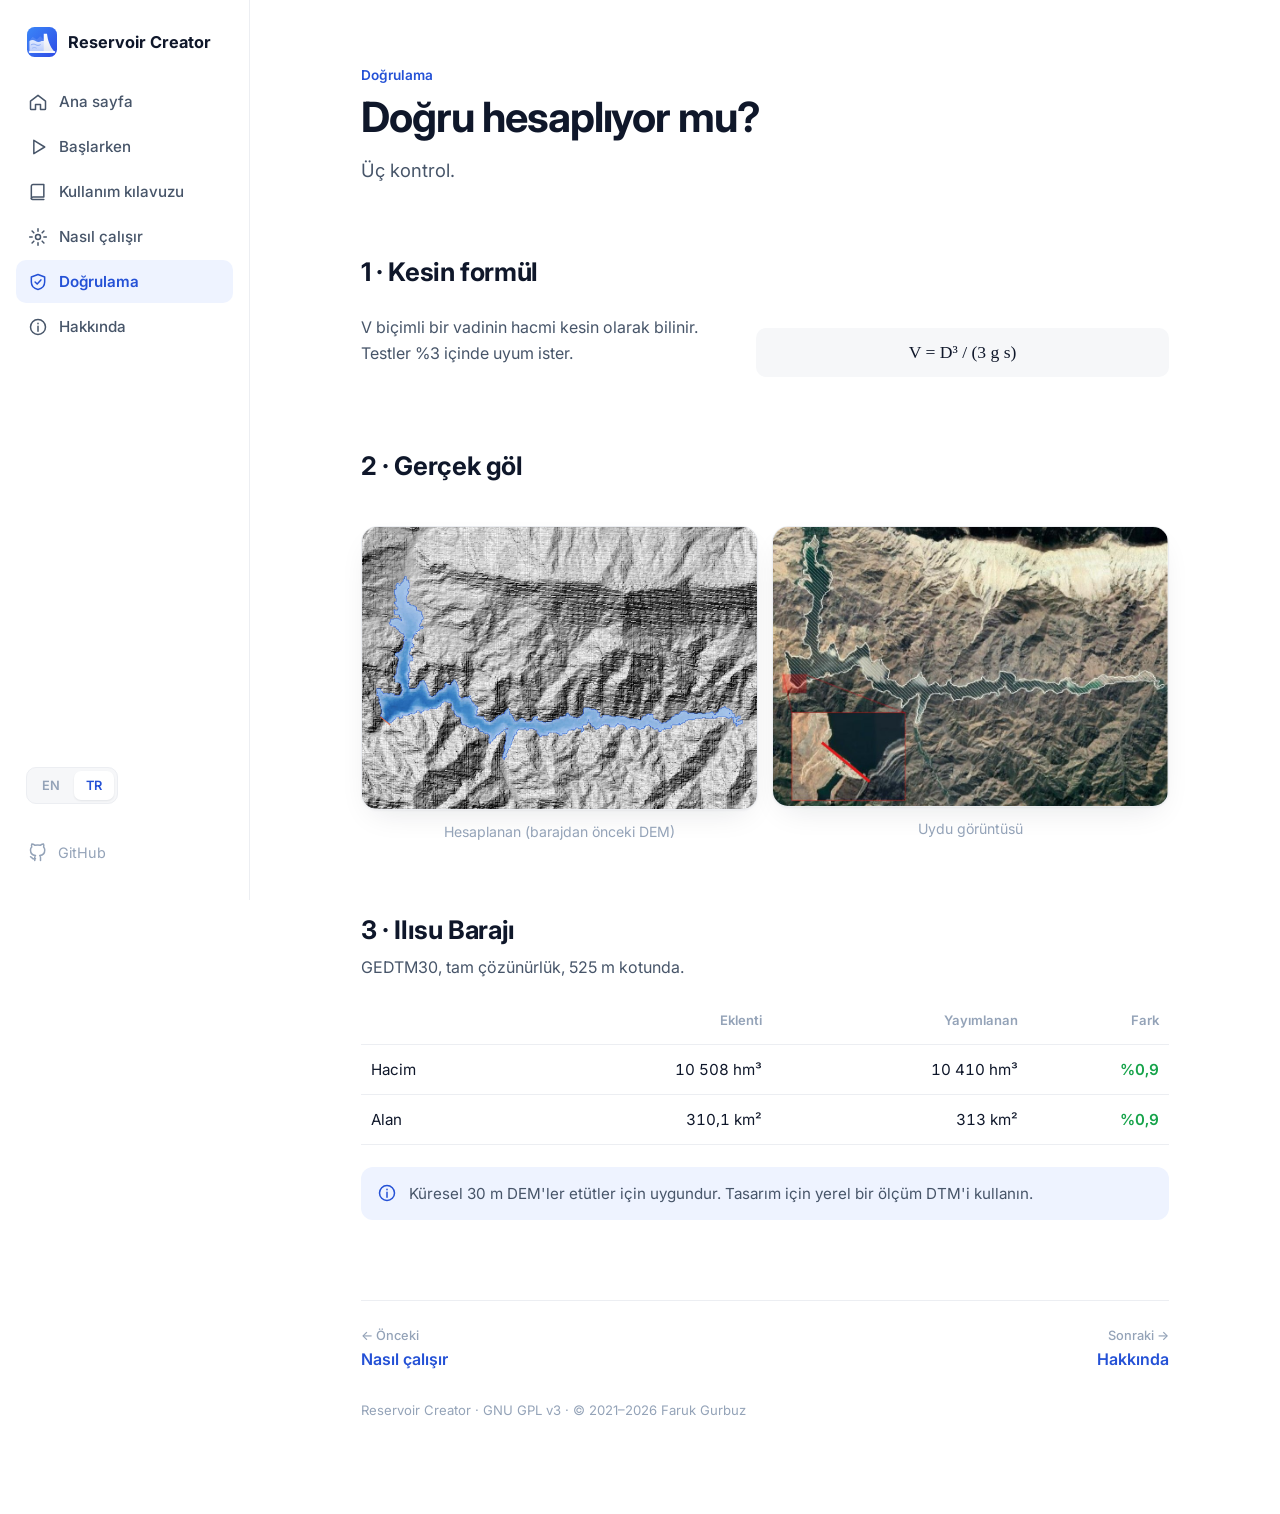
<file: docs/tr/validation.html>
<!doctype html>
<html lang="tr">
<head>
<meta charset="utf-8">
<meta name="viewport" content="width=device-width, initial-scale=1">
<title>Reservoir Creator · Doğrulama</title>
<meta name="description" content="Reservoir Creator, kesin ve gerçek sonuçlarla karşılaştırıldı.">
<link rel="alternate" hreflang="en" href="../validation.html">
<link rel="alternate" hreflang="tr" href="validation.html">
<link rel="icon" href="../assets/logo.svg" type="image/svg+xml">
<link rel="preconnect" href="https://fonts.googleapis.com">
<link rel="preconnect" href="https://fonts.gstatic.com" crossorigin>
<link href="https://fonts.googleapis.com/css2?family=Inter:wght@400;500;600;700&display=swap" rel="stylesheet">
<link rel="stylesheet" href="../assets/style.css">
</head>
<body>
<div class="shell">
<aside class="side">
  <a class="brand" href="index.html"><img src="../assets/logo.svg" alt=""><span>Reservoir Creator</span></a>
  <nav class="nav"><a href="index.html"><svg class="i" viewBox="0 0 24 24" aria-hidden="true"><path d="M3 11l9-7 9 7v9a1 1 0 0 1-1 1h-5v-6H9v6H4a1 1 0 0 1-1-1z"/></svg><span>Ana sayfa</span></a><a href="getting-started.html"><svg class="i" viewBox="0 0 24 24" aria-hidden="true"><path d="M7 4l13 8-13 8z"/></svg><span>Başlarken</span></a><a href="guide.html"><svg class="i" viewBox="0 0 24 24" aria-hidden="true"><path d="M4 5a2 2 0 0 1 2-2h13v15H6a2 2 0 0 0-2 2z"/><path d="M4 20a2 2 0 0 0 2 1h13"/></svg><span>Kullanım kılavuzu</span></a><a href="how-it-works.html"><svg class="i" viewBox="0 0 24 24" aria-hidden="true"><circle cx="12" cy="12" r="3"/><path d="M12 2v3M12 19v3M2 12h3M19 12h3M4.9 4.9l2.1 2.1M17 17l2.1 2.1M19.1 4.9L17 7M7 17l-2.1 2.1"/></svg><span>Nasıl çalışır</span></a><a href="validation.html" class="active"><svg class="i" viewBox="0 0 24 24" aria-hidden="true"><path d="M12 3l8 3v6c0 5-3.5 8-8 9-4.5-1-8-4-8-9V6z"/><path d="M8.5 12l2.5 2.5 4.5-5"/></svg><span>Doğrulama</span></a><a href="about.html"><svg class="i" viewBox="0 0 24 24" aria-hidden="true"><circle cx="12" cy="12" r="9"/><path d="M12 11v6M12 7.5v.5"/></svg><span>Hakkında</span></a></nav>
  <div class="lang"><a href="../validation.html" hreflang="en">EN</a><a href="validation.html" hreflang="tr" class="on">TR</a></div>
  <div class="foot"><a href="https://github.com/gurbuzf/reservoir_creator"><svg class="i" viewBox="0 0 24 24" aria-hidden="true"><path d="M9 19c-4 1.5-4-2-6-2.5M15 21v-3.5a3 3 0 0 0-.9-2.4c3-.3 6-1.4 6-6.6a5 5 0 0 0-1.4-3.6 4.7 4.7 0 0 0-.1-3.6s-1.1-.3-3.7 1.4a12.7 12.7 0 0 0-6.6 0C5.7 1 4.6 1.3 4.6 1.3a4.7 4.7 0 0 0-.1 3.6A5 5 0 0 0 3 8.5c0 5.2 3 6.3 6 6.6a3 3 0 0 0-.9 2.3V21"/></svg>GitHub</a></div>
</aside>
<main class="page">
<div class="kicker">Doğrulama</div>
<h1>Doğru hesaplıyor mu?</h1>
<p class="sub">Üç kontrol.</p>

<h2>1 · Kesin formül</h2>
<div class="row">
  <p>V biçimli bir vadinin hacmi kesin olarak bilinir. Testler %3 içinde uyum ister.</p>
  <div class="formula">V = D³ / (3 g s)</div>
</div>

<h2>2 · Gerçek göl</h2>
<div class="pair" style="margin-top:22px">
  <figure><img class="frame" src="../images/map.jpg" alt="Hesaplanan"><figcaption>Hesaplanan (barajdan önceki DEM)</figcaption></figure>
  <figure><img class="frame" src="../images/validation_satellite.jpg" alt="Uydu"><figcaption>Uydu görüntüsü</figcaption></figure>
</div>

<h2>3 · Ilısu Barajı</h2>
<p>GEDTM30, tam çözünürlük, 525 m kotunda.</p>
<table>
  <tr><th></th><th class="n">Eklenti</th><th class="n">Yayımlanan</th><th class="n">Fark</th></tr>
  <tr><td>Hacim</td><td class="n">10 508 hm³</td><td class="n">10 410 hm³</td><td class="n good">%0,9</td></tr>
  <tr><td>Alan</td><td class="n">310,1 km²</td><td class="n">313 km²</td><td class="n good">%0,9</td></tr>
</table>
<div class="note"><svg class="i" viewBox="0 0 24 24" aria-hidden="true"><circle cx="12" cy="12" r="9"/><path d="M12 11v6M12 7.5v.5"/></svg><span>Küresel 30 m DEM'ler etütler için uygundur. Tasarım için yerel bir ölçüm DTM'i kullanın.</span></div>
<div class="pager"><a href="how-it-works.html"><small>← Önceki</small>Nasıl çalışır</a><a class="next" href="about.html"><small>Sonraki →</small>Hakkında</a></div>
<p class="legal">Reservoir Creator · GNU GPL v3 · © 2021–2026 Faruk Gurbuz</p>
</main>
</div>
</body>
</html>
</file>
<file: docs/assets/style.css>
/* Reservoir Creator docs - clean sidebar layout, light / dark, mobile */
:root {
  --bg: #ffffff; --soft: #f6f7f9; --line: #eceef2; --card: #ffffff;
  --ink: #0f172a; --ink2: #475569; --muted: #94a3b8;
  --a1: #3a84f7; --a2: #2f4de6; --tint: #eef3ff; --tint-ink: #2451d6;
  --water: #2563eb; --area: #0fa39a; --earth: #b58b63;
  --r: 16px;
  --shadow: 0 1px 2px rgba(15, 23, 42, .04), 0 12px 32px -12px rgba(15, 23, 42, .12);
}
@media (prefers-color-scheme: dark) {
  :root {
    --bg: #0f1216; --soft: #151a20; --line: #232a33; --card: #161b22;
    --ink: #eef1f5; --ink2: #b4bdc9; --muted: #7c8796;
    --a1: #4a8ff8; --a2: #4059ee; --tint: #1c2744; --tint-ink: #a9c4ff;
    --water: #4f8df7; --area: #22b8ad;
    --shadow: 0 1px 2px rgba(0, 0, 0, .4), 0 12px 32px -12px rgba(0, 0, 0, .6);
  }
}
* { box-sizing: border-box; }
html { scroll-behavior: smooth; }
body { margin: 0; background: var(--bg); color: var(--ink);
       font: 16px/1.65 Inter, "Segoe UI", system-ui, -apple-system, Roboto, Arial, sans-serif;
       -webkit-font-smoothing: antialiased; }
img { max-width: 100%; height: auto; display: block; }
a { color: var(--tint-ink); text-decoration: none; }
a:hover { text-decoration: underline; }
code { font: .88em ui-monospace, "Cascadia Code", Consolas, monospace; background: var(--soft);
       border: 1px solid var(--line); padding: 1px 6px; border-radius: 6px; }
pre { margin: 0; padding: 16px 18px; background: var(--soft); border: 1px solid var(--line);
      border-radius: 12px; overflow-x: auto; }
pre code { background: none; border: 0; padding: 0; }
svg.i { width: 20px; height: 20px; fill: none; stroke: currentColor; stroke-width: 1.8;
        stroke-linecap: round; stroke-linejoin: round; flex: none; }

/* ------------------------------------------------ shell: sidebar + page */
.shell { display: grid; grid-template-columns: 250px minmax(0, 1fr); min-height: 100vh; }
.side { position: sticky; top: 0; height: 100vh; padding: 26px 16px; border-right: 1px solid var(--line);
        display: flex; flex-direction: column; gap: 22px; background: var(--bg); }
.brand { display: flex; align-items: center; gap: 10px; color: var(--ink); font-weight: 700;
         font-size: 1.02rem; padding: 0 10px; }
.brand:hover { text-decoration: none; }
.brand img { width: 32px; height: 32px; }
.nav { display: flex; flex-direction: column; gap: 2px; }
.nav a { display: flex; align-items: center; gap: 11px; padding: 9px 12px; border-radius: 10px;
         color: var(--ink2); font-size: .95rem; font-weight: 500; }
.nav a:hover { background: var(--soft); color: var(--ink); text-decoration: none; }
.nav a.active { background: var(--tint); color: var(--tint-ink); font-weight: 600; }
.side .foot { margin-top: auto; }
.side .foot a { display: flex; align-items: center; gap: 10px; padding: 9px 12px; color: var(--muted);
                font-size: .9rem; border-radius: 10px; }
.side .foot a:hover { background: var(--soft); color: var(--ink); text-decoration: none; }
.page { padding: 64px 56px 80px; max-width: 920px; width: 100%; margin: 0 auto; }
@media (max-width: 900px) {
  .shell { grid-template-columns: minmax(0, 1fr); }
  .side { position: sticky; z-index: 5; height: auto; flex-direction: row; align-items: center;
          padding: 10px 12px; border-right: 0; border-bottom: 1px solid var(--line); gap: 8px; }
  .brand span, .side .foot { display: none; }
  .nav { flex-direction: row; overflow-x: auto; scrollbar-width: none; }
  .nav a { white-space: nowrap; padding: 7px 10px; }
  .nav a svg { display: none; }
  .page { padding: 36px 18px 60px; }
}

/* ------------------------------------------------------------ type */
.kicker { color: var(--tint-ink); font-weight: 600; font-size: .85rem; margin-bottom: 8px; }
h1 { font-size: 2.6rem; line-height: 1.12; letter-spacing: -.025em; margin: 0 0 14px; }
h2 { font-size: 1.6rem; line-height: 1.2; letter-spacing: -.015em; margin: 72px 0 8px; }
h3 { font-size: 1.08rem; margin: 0 0 4px; letter-spacing: -.005em; }
p { margin: 0 0 12px; color: var(--ink2); }
.sub { font-size: 1.15rem; color: var(--ink2); max-width: 620px; margin-bottom: 28px; }
.muted { color: var(--muted); }
@media (max-width: 900px) { h1 { font-size: 2rem; } h2 { margin-top: 52px; } }

/* ---------------------------------------------------------- buttons */
.btns { display: flex; gap: 10px; flex-wrap: wrap; }
.btn { display: inline-flex; align-items: center; gap: 8px; height: 44px; padding: 0 20px;
       border-radius: 12px; font-weight: 600; font-size: .95rem; color: var(--ink);
       border: 1px solid var(--line); background: var(--card); }
.btn:hover { text-decoration: none; background: var(--soft); }
.btn.primary { color: #fff; border: 0; background: linear-gradient(135deg, var(--a1), var(--a2));
               box-shadow: 0 8px 20px -8px rgba(47, 77, 230, .6); }
.btn.primary:hover { filter: brightness(1.07); }

/* ------------------------------------------------------------ home */
.hero { text-align: center; padding-top: 12px; }
.hero .logo { width: 72px; height: 72px; margin: 0 auto 22px; }
.hero .sub { margin: 0 auto 28px; }
.hero .btns { justify-content: center; }
.showcase { position: relative; margin: 56px 0 0; padding-left: 18%; }
.showcase .map { border-radius: 20px; box-shadow: var(--shadow); }
.showcase .float { position: absolute; left: 0; bottom: -28px; width: 42%; border-radius: 16px;
                   box-shadow: 0 24px 48px -16px rgba(15, 23, 42, .35); border: 1px solid var(--line); }
@media (max-width: 700px) { .showcase { padding-left: 0; } .showcase .float { position: static; width: 100%; margin-top: 14px; } }

.flow3 { display: grid; grid-template-columns: repeat(3, minmax(0, 1fr)); gap: 24px; position: relative;
         margin-top: 28px; }
.flow3::before { content: ""; position: absolute; top: 26px; left: 16%; right: 16%; height: 2px;
                 background: linear-gradient(90deg, var(--line), var(--a1), var(--line)); }
.flow3 > div { text-align: center; position: relative; }
.bubble { width: 54px; height: 54px; border-radius: 50%; margin: 0 auto 14px; display: grid; place-items: center;
          background: var(--card); border: 1px solid var(--line); color: var(--tint-ink); box-shadow: var(--shadow); }
.bubble.on { background: linear-gradient(135deg, var(--a1), var(--a2)); color: #fff; border: 0; }
.bubble svg.i { width: 24px; height: 24px; }
@media (max-width: 700px) { .flow3 { grid-template-columns: minmax(0, 1fr); } .flow3::before { display: none; } }

.tiles { display: grid; grid-template-columns: repeat(2, minmax(0, 1fr)); gap: 14px; margin-top: 24px; }
.tile { display: flex; gap: 14px; padding: 20px; border: 1px solid var(--line); border-radius: var(--r);
        background: var(--card); }
.tile .ic { width: 40px; height: 40px; border-radius: 11px; display: grid; place-items: center;
            background: var(--tint); color: var(--tint-ink); flex: none; }
.tile p { margin: 0; font-size: .95rem; }
@media (max-width: 700px) { .tiles { grid-template-columns: minmax(0, 1fr); } }

.stats { display: grid; grid-template-columns: repeat(3, minmax(0, 1fr)); gap: 14px; margin-top: 24px; }
.stat { padding: 22px; border-radius: var(--r); background: var(--soft); }
.stat b { display: block; font-size: 2rem; letter-spacing: -.02em; line-height: 1.1; color: var(--ink); }
.stat span { font-size: .9rem; color: var(--muted); }
@media (max-width: 700px) { .stats { grid-template-columns: minmax(0, 1fr); } }

/* ---------------------------------------------------------- content */
.row { display: grid; grid-template-columns: minmax(0, 1fr) minmax(0, 1.15fr); gap: 36px; align-items: center;
       margin-top: 26px; }
.row.flip > :first-child { order: 2; }
.list { list-style: none; padding: 0; margin: 10px 0 0; }
.list li { position: relative; padding-left: 18px; margin: 8px 0; color: var(--ink2); }
.list li::before { content: ""; position: absolute; left: 0; top: 10px; width: 6px; height: 6px;
                   border-radius: 50%; background: var(--a1); }
.frame { border-radius: 16px; border: 1px solid var(--line); box-shadow: var(--shadow); overflow: hidden;
         background: #fff; }
@media (max-width: 800px) { .row { grid-template-columns: minmax(0, 1fr); gap: 16px; } .row.flip > :first-child { order: 0; } }

.cards { display: grid; grid-template-columns: repeat(3, minmax(0, 1fr)); gap: 14px; margin-top: 22px; }
.cards.two { grid-template-columns: repeat(2, minmax(0, 1fr)); }
.card { padding: 20px; border: 1px solid var(--line); border-radius: var(--r); background: var(--card); }
.card .ic { width: 36px; height: 36px; border-radius: 10px; display: grid; place-items: center;
            background: var(--tint); color: var(--tint-ink); margin-bottom: 12px; }
.card p { margin: 0; font-size: .95rem; }
@media (max-width: 800px) { .cards, .cards.two { grid-template-columns: minmax(0, 1fr); } }

.steps { counter-reset: n; margin-top: 22px; }
.steps > div { counter-increment: n; position: relative; padding: 0 0 26px 56px; }
.steps > div::before { content: counter(n); position: absolute; left: 0; top: -2px; width: 34px; height: 34px;
                       border-radius: 50%; display: grid; place-items: center; font-weight: 700; font-size: .9rem;
                       background: var(--tint); color: var(--tint-ink); }
.steps > div::after { content: ""; position: absolute; left: 16px; top: 38px; bottom: 4px; width: 2px;
                      background: var(--line); }
.steps > div:last-child::after { display: none; }
.steps p { margin: 0; }

.formula { font-family: "Cambria Math", "STIX Two Math", Georgia, serif; font-size: 1.1rem; color: var(--ink);
           background: var(--soft); border-radius: 10px; padding: 10px 14px; margin-top: 12px; text-align: center;
           overflow-x: auto; }
.note { display: flex; gap: 12px; padding: 14px 16px; border-radius: 12px; background: var(--tint);
        color: var(--ink2); margin-top: 22px; font-size: .95rem; }
.note svg.i { color: var(--tint-ink); margin-top: 2px; }

table { width: 100%; border-collapse: collapse; margin-top: 18px; font-size: .95rem; }
th, td { padding: 12px 10px; text-align: left; border-bottom: 1px solid var(--line); }
th { color: var(--muted); font-weight: 600; font-size: .82rem; }
td.n, th.n { text-align: right; font-variant-numeric: tabular-nums; }
.good { color: #16a34a; font-weight: 600; }
@media (max-width: 700px) { table { display: block; overflow-x: auto; } }

figure { margin: 22px 0 0; }
figcaption { color: var(--muted); font-size: .88rem; margin-top: 10px; text-align: center; }
.pair { display: grid; grid-template-columns: repeat(2, minmax(0, 1fr)); gap: 14px; }
@media (max-width: 700px) { .pair { grid-template-columns: minmax(0, 1fr); } }
.chips span { display: inline-block; padding: 5px 12px; margin: 0 6px 8px 0; border-radius: 999px;
              background: var(--soft); border: 1px solid var(--line); font-size: .88rem; font-weight: 500; }

/* ------------------------------------------------------- flowchart */
.chart { margin-top: 24px; padding: 28px 12px; border: 1px solid var(--line); border-radius: 20px;
         background: var(--soft); overflow-x: auto; }
.chart svg { display: block; margin: 0 auto; max-width: 100%; height: auto; }
.fc-u { fill: var(--tint); }
.fc-b { fill: var(--card); stroke: var(--line); stroke-width: 1.5; }
.fc-k { fill: url(#g); }
.fc-d { fill: var(--card); stroke: var(--a1); stroke-width: 1.6; }
.fc-t { fill: var(--ink); font: 600 14px Inter, "Segoe UI", sans-serif; }
.fc-tu { fill: var(--tint-ink); font: 600 14px Inter, "Segoe UI", sans-serif; }
.fc-s { fill: var(--muted); font: 12px Inter, "Segoe UI", sans-serif; }
.fc-w { fill: #fff; font: 700 14px Inter, "Segoe UI", sans-serif; }
.fc-a { stroke: var(--muted); stroke-width: 1.6; fill: none; }
.fc-l { fill: var(--tint-ink); font: 700 12px Inter, "Segoe UI", sans-serif; }
.fc-h { fill: var(--muted); font: 600 11px Inter, "Segoe UI", sans-serif; letter-spacing: .12em; }

/* ------------------------------------------------------------ pager */
.pager { display: flex; justify-content: space-between; gap: 12px; margin-top: 80px; padding-top: 24px;
         border-top: 1px solid var(--line); }
.pager a { display: flex; flex-direction: column; font-weight: 600; }
.pager a small { color: var(--muted); font-weight: 500; font-size: .8rem; }
.pager .next { text-align: right; margin-left: auto; }
.legal { margin-top: 28px; color: var(--muted); font-size: .82rem; }

/* language switch */
.side .lang { margin-top: auto; display: flex; gap: 2px; padding: 3px; margin-left: 10px; width: max-content;
              background: var(--soft); border: 1px solid var(--line); border-radius: 10px; }
.side .lang + .foot { margin-top: 6px; }
.lang a { padding: 4px 12px; border-radius: 7px; font-size: .8rem; font-weight: 600; color: var(--muted); }
.lang a:hover { color: var(--ink); text-decoration: none; }
.lang a.on { background: var(--card); color: var(--tint-ink); box-shadow: 0 1px 2px rgba(15, 23, 42, .08); }
@media (max-width: 900px) { .side .lang { margin: 0 0 0 auto; flex: none; } }
</file>
